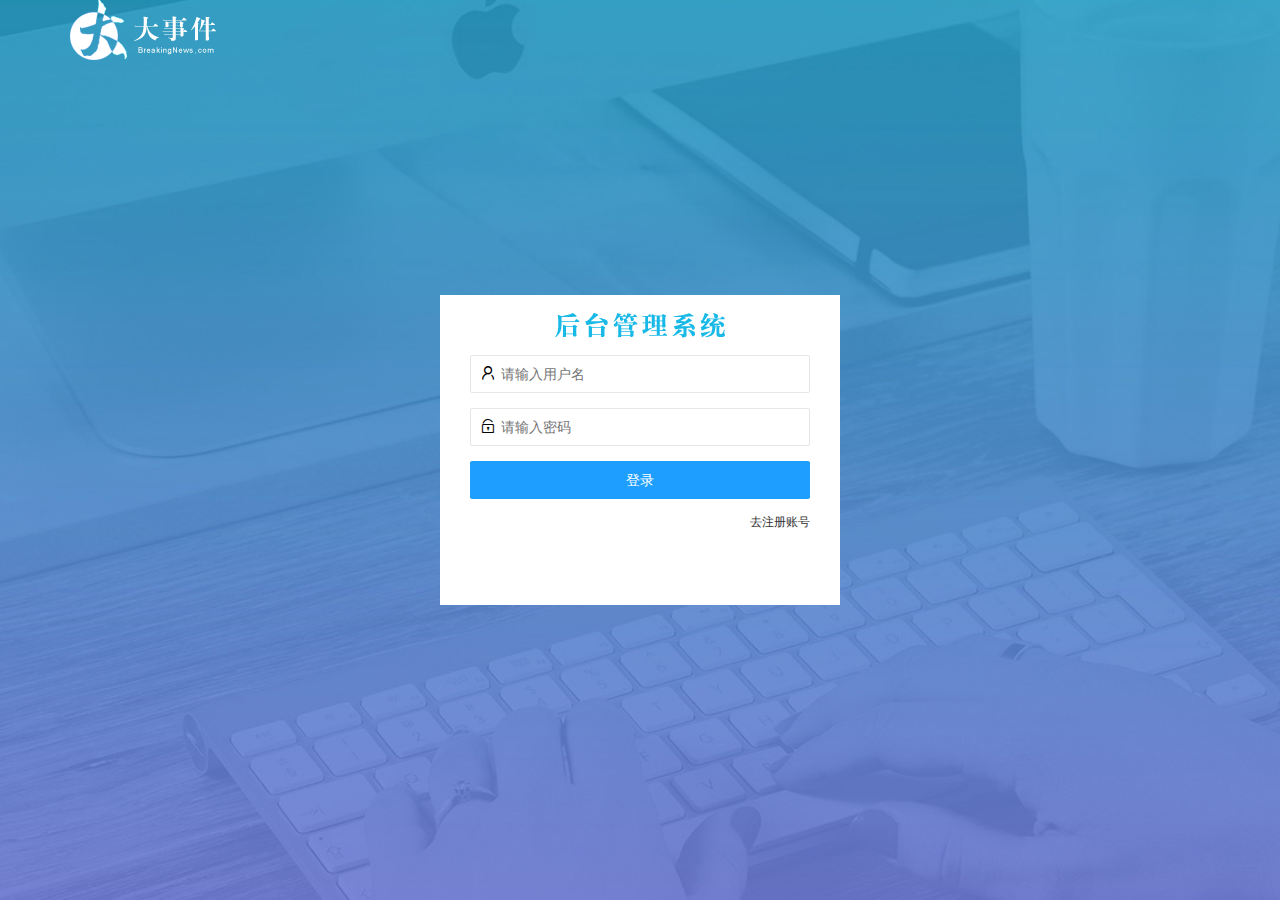
<file: login.html>
<!DOCTYPE html>
<html lang="en">

<head>
    <meta charset="UTF-8">
    <meta name="viewport" content="width=device-width, initial-scale=1.0">
    <title>大事件-登录/注册</title>
    <!-- 导入layui样式表 -->
    <link rel="stylesheet" href="./assets/lib/layui/css/layui.css" />
    <!-- 导入自己的样式表 -->
    <link rel="stylesheet" href="./assets/css/login.css" />
</head>

<body>
    <!-- 头部logo区域 -->
    <div class="layui-main">
        <img src="./assets/images/logo.png" alt="" />
    </div>
    <!-- 登录注册区域 -->
    <div class="loginAndRegBox">
        <div class="title-box"></div>
        <!-- 登录div -->
        <div class="login-box">
            <!-- 登录表单 -->
            <form class="layui-form" id="form_login">
                <!-- 用户名 -->
                <div class="layui-form-item">
                    <i class="layui-icon layui-icon-username"></i>
                    <input type="text" name="username" required lay-verify="required" placeholder="请输入用户名"
                        autocomplete="off" class="layui-input">
                </div>
                <!-- 密码 -->
                <div class="layui-form-item">
                    <i class="layui-icon layui-icon-password"></i>
                    <input type="password" name="password" required lay-verify="required|pwd" placeholder="请输入密码"
                        autocomplete="off" class="layui-input">
                </div>
                <!-- 登录按钮 -->
                <div class="layui-form-item">
                    <!-- 表单按钮和普通按钮的区别，就是lay-submit属性 -->
                    <button class="layui-btn layui-btn-fluid layui-btn-normal" lay-submit>登录</button>
                </div>
                <div class="layui-form-item links">
                    <a href="javascript:;" id="link_reg">去注册账号</a>
                </div>
            </form>
        </div>
        <!-- 注册div -->
        <div class="reg-box">
            <!-- 注册表单 -->
            <form class="layui-form" id="form_reg">
                <!-- 用户名 -->
                <div class="layui-form-item">
                    <i class="layui-icon layui-icon-username"></i>
                    <input type="text" name="username" required lay-verify="required" placeholder="请输入用户名"
                        autocomplete="off" class="layui-input">
                </div>
                <!-- 密码 -->
                <div class="layui-form-item">
                    <i class="layui-icon layui-icon-password"></i>
                    <input type="password" name="password" required lay-verify="required|pwd" placeholder="请输入密码"
                        autocomplete="off" class="layui-input">
                </div>
                <!-- 确认密码 -->
                <div class="layui-form-item">
                    <i class="layui-icon layui-icon-password"></i>
                    <input type="password" name="repassword" required lay-verify="required|pwd|repwd"
                        placeholder="再次确认密码" autocomplete="off" class="layui-input">
                </div>
                <!-- 登录按钮 -->
                <div class="layui-form-item">
                    <!-- 表单按钮和普通按钮的区别，就是lay-submit属性 -->
                    <button class="layui-btn layui-btn-fluid layui-btn-normal" lay-submit>注册</button>
                </div>
                <div class="layui-form-item links">
                    <a href="javascript:;" id="link_login">去登录</a>
                </div>
            </form>
        </div>
    </div>
    <!-- 导入layui的js文件 -->
    <script src="./assets/lib/layui/layui.all.js"></script>
    <!-- 导入jQuery -->
    <script src="./assets/lib/jquery.js"></script>
    <!-- 导入baseAPI的js文件 -->
    <script src="./assets/js/baseAPI.js"></script>
    <!-- 导入自己的js文件 -->
    <script src="./assets/js/login.js"></script>


</body>

</html>
</file>
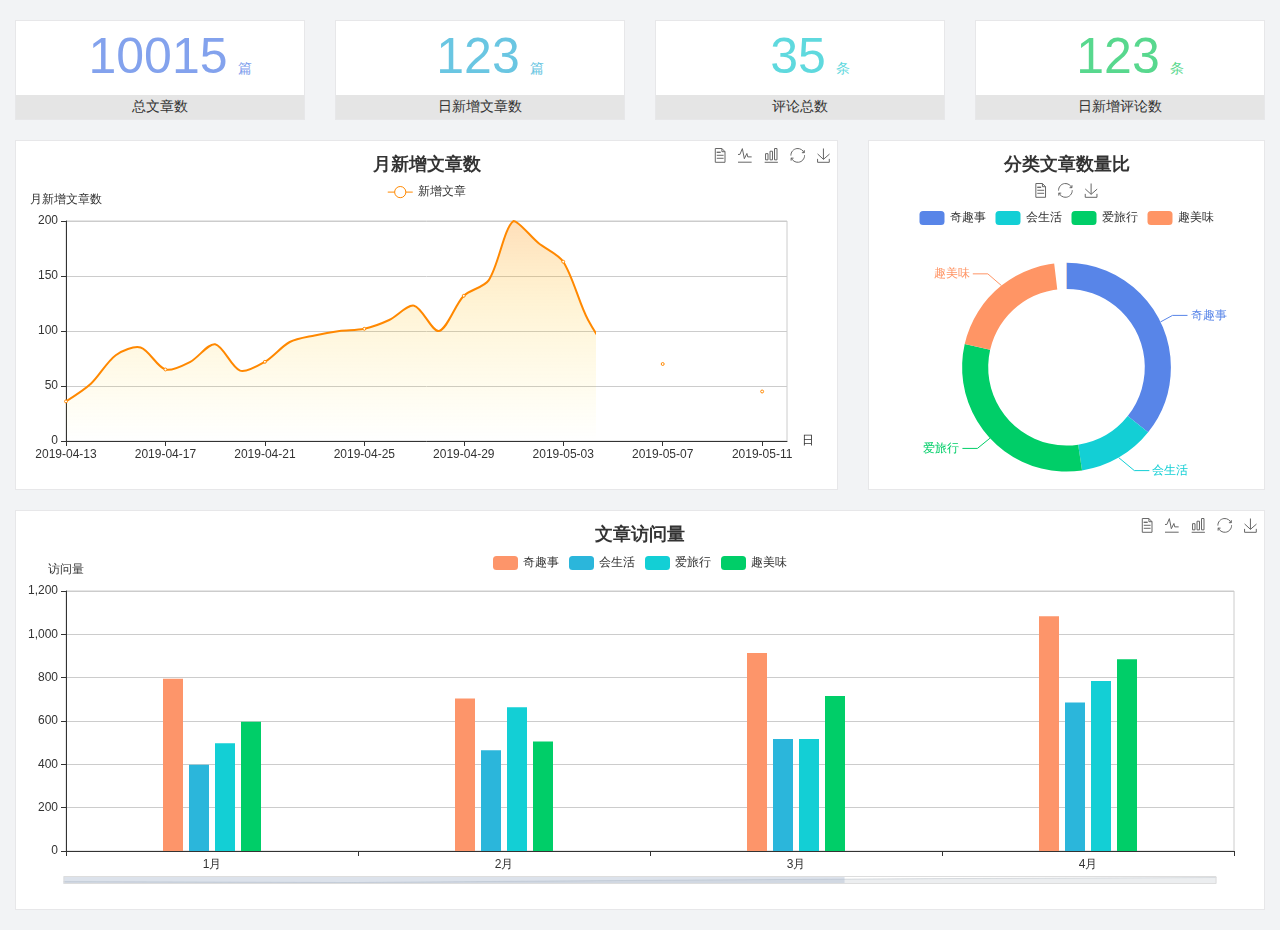
<file: home/dashboard.html>
<!DOCTYPE html>
<html lang="en">

<head>
  <meta charset="UTF-8">
  <meta name="viewport" content="width=device-width, initial-scale=1.0">
  <meta http-equiv="X-UA-Compatible" content="ie=edge">
  <title>图表统计</title>
  <link rel="stylesheet" href="../../assets/lib/bootstrap.css" />
  <link rel="stylesheet" href="../../assets/lib/main.css" />
  <script src="../../assets/lib/jquery.js"></script>
  <script type="text/javascript" src="../../assets/lib/echarts.min.js"></script>
</head>

<body>
  <div class="container-fluid">
    <div class="row spannel_list">
      <div class="col-sm-3 col-xs-6">
        <div class="spannel">
          <em>10015</em><span>篇</span>
          <b>总文章数</b>
        </div>
      </div>
      <div class="col-sm-3 col-xs-6">
        <div class="spannel scolor01">
          <em>123</em><span>篇</span>
          <b>日新增文章数</b>
        </div>
      </div>
      <div class="col-sm-3 col-xs-6">
        <div class="spannel scolor02">
          <em>35</em><span>条</span>
          <b>评论总数</b>
        </div>
      </div>
      <div class="col-sm-3 col-xs-6">
        <div class="spannel scolor03">
          <em>123</em><span>条</span>
          <b>日新增评论数</b>
        </div>
      </div>
    </div>
  </div>

  <div class="container-fluid">
    <div class="row curve-pie">
      <div class="col-lg-8 col-md-8">
        <div class="gragh_pannel" id="curve_show"></div>
      </div>
      <div class="col-lg-4 col-md-4">
        <div class="gragh_pannel" id="pie_show"></div>
      </div>
    </div>
  </div>

  <div class="container-fluid">
    <div class="column_pannel" id="column_show"></div>
  </div>

  <script>
    var oChart = echarts.init(document.getElementById('curve_show'));
    var aList_all = [
      { 'count': 36, 'date': '2019-04-13' },
      { 'count': 52, 'date': '2019-04-14' },
      { 'count': 78, 'date': '2019-04-15' },
      { 'count': 85, 'date': '2019-04-16' },
      { 'count': 65, 'date': '2019-04-17' },
      { 'count': 72, 'date': '2019-04-18' },
      { 'count': 88, 'date': '2019-04-19' },
      { 'count': 64, 'date': '2019-04-20' },
      { 'count': 72, 'date': '2019-04-21' },
      { 'count': 90, 'date': '2019-04-22' },
      { 'count': 96, 'date': '2019-04-23' },
      { 'count': 100, 'date': '2019-04-24' },
      { 'count': 102, 'date': '2019-04-25' },
      { 'count': 110, 'date': '2019-04-26' },
      { 'count': 123, 'date': '2019-04-27' },
      { 'count': 100, 'date': '2019-04-28' },
      { 'count': 132, 'date': '2019-04-29' },
      { 'count': 146, 'date': '2019-04-30' },
      { 'count': 200, 'date': '2019-05-01' },
      { 'count': 180, 'date': '2019-05-02' },
      { 'count': 163, 'date': '2019-05-03' },
      { 'count': 110, 'date': '2019-05-04' },
      { 'count': 80, 'date': '2019-05-05' },
      { 'count': 82, 'date': '2019-05-06' },
      { 'count': 70, 'date': '2019-05-07' },
      { 'count': 65, 'date': '2019-05-08' },
      { 'count': 54, 'date': '2019-05-09' },
      { 'count': 40, 'date': '2019-05-10' },
      { 'count': 45, 'date': '2019-05-11' },
      { 'count': 38, 'date': '2019-05-12' },
    ];

    let aCount = [];
    let aDate = [];

    for (var i = 0; i < aList_all.length; i++) {
      aCount.push(aList_all[i].count);
      aDate.push(aList_all[i].date);
    }

    var chartopt = {
      title: {
        text: '月新增文章数',
        left: 'center',
        top: '10'
      },
      tooltip: {
        trigger: 'axis'
      },
      legend: {
        data: ['新增文章'],
        top: '40'
      },
      toolbox: {
        show: true,
        feature: {
          mark: { show: true },
          dataView: { show: true, readOnly: false },
          magicType: { show: true, type: ['line', 'bar'] },
          restore: { show: true },
          saveAsImage: { show: true }
        }
      },
      calculable: true,
      xAxis: [
        {
          name: '日',
          type: 'category',
          boundaryGap: false,
          data: aDate
        }
      ],
      yAxis: [
        {
          name: '月新增文章数',
          type: 'value'
        }
      ],
      series: [
        {
          name: '新增文章',
          type: 'line',
          smooth: true,
          itemStyle: { normal: { areaStyle: { type: 'default' }, color: '#f80' }, lineStyle: { color: '#f80' } },
          data: aCount
        }],
      areaStyle: {
        normal: {
          color: new echarts.graphic.LinearGradient(0, 0, 0, 1, [{
            offset: 0,
            color: 'rgba(255,136,0,0.39)'
          }, {
            offset: .34,
            color: 'rgba(255,180,0,0.25)'
          }, {
            offset: 1,
            color: 'rgba(255,222,0,0.00)'
          }])

        }
      },
      grid: {
        show: true,
        x: 50,
        x2: 50,
        y: 80,
        height: 220
      }
    };

    oChart.setOption(chartopt);


    var oPie = echarts.init(document.getElementById('pie_show'));
    var oPieopt =
    {
      title: {
        top: 10,
        text: '分类文章数量比',
        x: 'center'
      },
      tooltip: {
        trigger: 'item',
        formatter: "{a} <br/>{b} : {c} ({d}%)"
      },
      color: ['#5885e8', '#13cfd5', '#00ce68', '#ff9565'],
      legend: {
        x: 'center',
        top: 65,
        data: ['奇趣事', '会生活', '爱旅行', '趣美味']
      },
      toolbox: {
        show: true,
        x: 'center',
        top: 35,
        feature: {
          mark: { show: true },
          dataView: { show: true, readOnly: false },
          magicType: {
            show: true,
            type: ['pie', 'funnel'],
            option: {
              funnel: {
                x: '25%',
                width: '50%',
                funnelAlign: 'left',
                max: 1548
              }
            }
          },
          restore: { show: true },
          saveAsImage: { show: true }
        }
      },
      calculable: true,
      series: [
        {
          name: '访问来源',
          type: 'pie',
          radius: ['45%', '60%'],
          center: ['50%', '65%'],
          data: [
            { value: 300, name: '奇趣事' },
            { value: 100, name: '会生活' },
            { value: 260, name: '爱旅行' },
            { value: 180, name: '趣美味' }
          ]
        }
      ]
    };
    oPie.setOption(oPieopt);



    var oColumn = this.echarts.init(document.getElementById('column_show'));
    var oColumnopt =
    {
      title: {
        text: '文章访问量',
        left: 'center',
        top: '10'
      },
      tooltip: {
        trigger: 'axis'
      },
      legend: {
        data: ['奇趣事', '会生活', '爱旅行', '趣美味'],
        top: '40'
      },
      toolbox: {
        show: true,
        feature: {
          mark: { show: true },
          dataView: { show: true, readOnly: false },
          magicType: { show: true, type: ['line', 'bar'] },
          restore: { show: true },
          saveAsImage: { show: true }
        }
      },
      calculable: true,
      xAxis: [
        {
          type: 'category',
          data: ['1月', '2月', '3月', '4月', '5月']
        }
      ],
      yAxis: [
        {
          name: '访问量',
          type: 'value'
        }
      ],
      series: [
        {
          name: '奇趣事',
          type: 'bar',
          barWidth: 20,
          itemStyle: {
            normal: { areaStyle: { type: 'default' }, color: '#fd956a' }
          },
          data: [800, 708, 920, 1090, 1200]
        },
        {
          name: '会生活',
          type: 'bar',
          barWidth: 20,
          itemStyle: {
            normal: { areaStyle: { type: 'default' }, color: '#2bb6db' }
          },
          data: [400, 468, 520, 690, 800]
        },
        {
          name: '爱旅行',
          type: 'bar',
          barWidth: 20,
          itemStyle: {
            normal: { areaStyle: { type: 'default' }, color: '#13cfd5' }
          },
          data: [500, 668, 520, 790, 900]
        },
        {
          name: '趣美味',
          type: 'bar',
          barWidth: 20,
          itemStyle: {
            normal: { areaStyle: { type: 'default' }, color: '#00ce68' }
          },
          data: [600, 508, 720, 890, 1000]
        }
      ],
      grid: {
        show: true,
        x: 50,
        x2: 30,
        y: 80,
        height: 260
      },
      dataZoom: [//给x轴设置滚动条
        {
          start: 0,//默认为0
          end: 100 - 1000 / 31,//默认为100
          type: 'slider',
          show: true,
          xAxisIndex: [0],
          handleSize: 0,//滑动条的 左右2个滑动条的大小
          height: 8,//组件高度
          left: 45, //左边的距离
          right: 50,//右边的距离
          bottom: 26,//右边的距离
          handleColor: '#ddd',//h滑动图标的颜色
          handleStyle: {
            borderColor: "#cacaca",
            borderWidth: "1",
            shadowBlur: 2,
            background: "#ddd",
            shadowColor: "#ddd",
          }
        }]
    };
    oColumn.setOption(oColumnopt);
  </script>
</body>

</html>
</file>
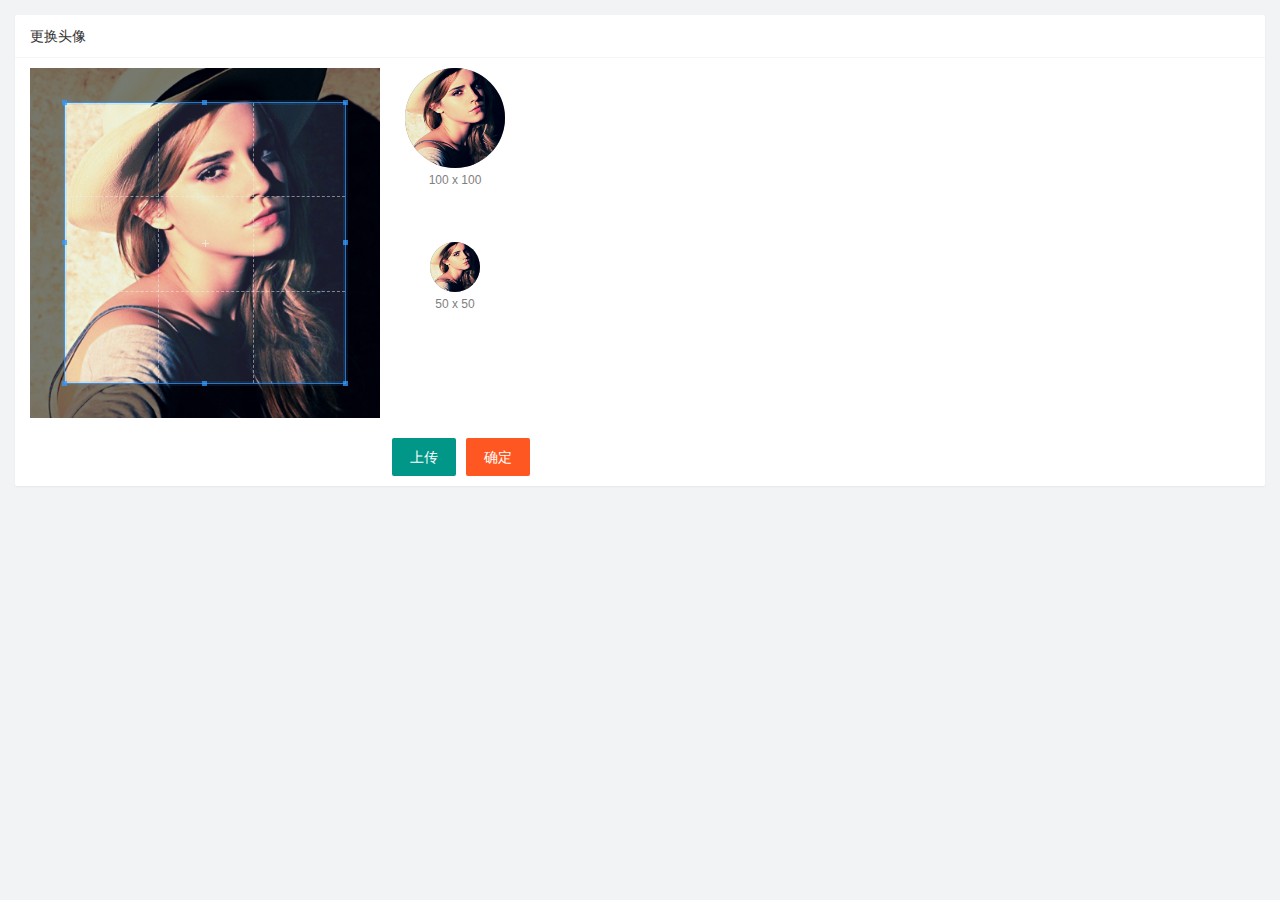
<file: user/userAvatar.html>
<!DOCTYPE html>
<html lang="en">

<head>
    <meta charset="UTF-8">
    <meta name="viewport" content="width=device-width, initial-scale=1.0">
    <title>Document</title>
    <link rel="stylesheet" href="/assets/lib/layui/css/layui.css">
    <link rel="stylesheet" href="/assets/lib/cropper/cropper.css">
    <link rel="stylesheet" href="/assets/css/user/userAvatar.css">
</head>

<body>
    <div class="layui-card">
        <div class="layui-card-header">更换头像</div>
        <div class="layui-card-body">
            <!-- 第一行的图片裁剪和预览区域 -->
            <div class="row1">
                <!-- 图片裁剪区域 -->
                <div class="cropper-box">
                    <!-- 这个 img 标签很重要，将来会把它初始化为裁剪区域 -->
                    <img id="image" src="/assets/images/sample.jpg" />
                </div>
                <!-- 图片的预览区域 -->
                <div class="preview-box">
                    <div>
                        <!-- 宽高为 100px 的预览区域 -->
                        <div class="img-preview w100"></div>
                        <p class="size">100 x 100</p>
                    </div>
                    <div>
                        <!-- 宽高为 50px 的预览区域 -->
                        <div class="img-preview w50"></div>
                        <p class="size">50 x 50</p>
                    </div>
                </div>
            </div>

            <!-- 第二行的按钮区域 -->
            <div class="row2">
                <!-- 通过accpet属性来指定允许用户选择什么类型的文件 -->
                <input type="file" id="file" accept="image/png,image/jpeg,image/gif" />
                <button type="button" class="layui-btn btnChooseImage">上传</button>
                <button type="button" class="layui-btn layui-btn-danger">确定</button>
            </div>
        </div>
    </div>
    <script src="/assets/lib/layui/layui.all.js"></script>
    <script src="/assets/lib/jquery.js"></script>
    <script src="/assets/lib/cropper/Cropper.js"></script>
    <script src="/assets/lib/cropper/jquery-cropper.js"></script>
    <script src="/assets/js/baseAPI.js"></script>
    <script src="/assets/js/user/userAvatar.js"></script>
</body>

</html>
</file>
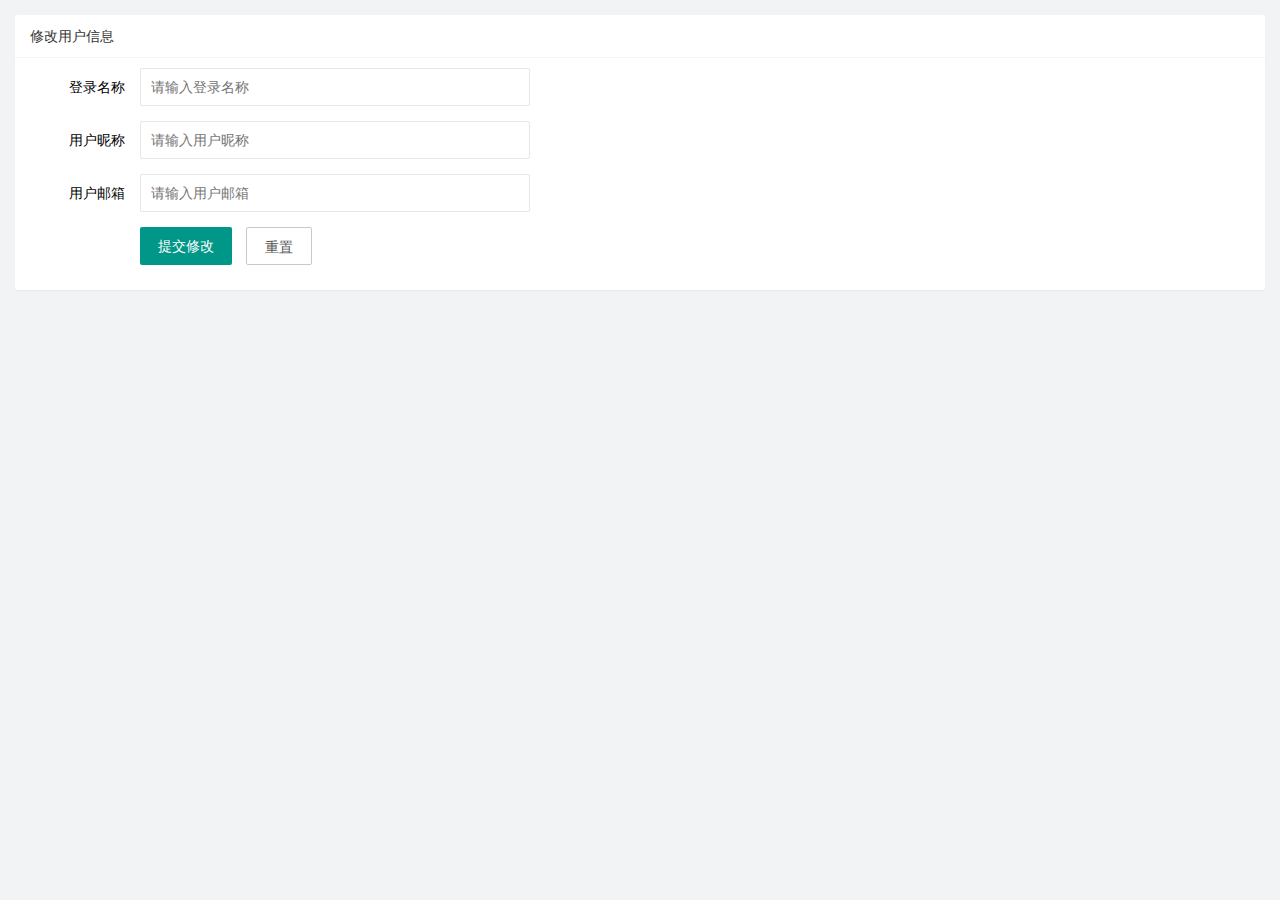
<file: user/userInfo.html>
<!DOCTYPE html>
<html lang="en">

<head>
    <meta charset="UTF-8">
    <meta name="viewport" content="width=device-width, initial-scale=1.0">
    <title>Document</title>
    <!-- 导入layui样式表 -->
    <link rel="stylesheet" href="/assets/lib/layui/css/layui.css">
    <!-- 导入自己的样式表 -->
    <link rel="stylesheet" href="/assets/css/user/userInfo.css" />
</head>

<body>
    <!-- 卡片区域 -->
    <div class="layui-card">
        <div class="layui-card-header">修改用户信息</div>
        <div class="layui-card-body">
            <!-- form表单 -->
            <form class="layui-form" lay-filter="formUserInfo">
                <!-- 这是隐藏域 -->
                <input type="hidden" name="id" />
                <div class="layui-form-item">
                    <label class="layui-form-label">登录名称</label>
                    <div class="layui-input-block">
                        <input type="text" name="username" required lay-verify="required" placeholder="请输入登录名称"
                            autocomplete="off" class="layui-input" readonly>
                    </div>
                </div>
                <div class="layui-form-item">
                    <label class="layui-form-label">用户昵称</label>
                    <div class="layui-input-block">
                        <input type="text" name="nickname" required lay-verify="required|nickname" placeholder="请输入用户昵称"
                            autocomplete="off" class="layui-input">
                    </div>
                </div>
                <div class="layui-form-item">
                    <label class="layui-form-label">用户邮箱</label>
                    <div class="layui-input-block">
                        <input type="text" name="email" required lay-verify="required|email" placeholder="请输入用户邮箱"
                            autocomplete="off" class="layui-input">
                    </div>
                </div>
                <div class="layui-form-item">
                    <div class="layui-input-block">
                        <button class="layui-btn" lay-submit lay-filter="formDemo">提交修改</button>
                        <button type="reset" class="layui-btn layui-btn-primary" id="btnReset">重置</button>
                    </div>
                </div>
            </form>
        </div>
    </div>
    <!-- 导入layui的js文件 -->
    <script src="/assets/lib/layui/layui.all.js"></script>
    <!-- 导入jQuery文件 -->
    <script src="/assets/lib/jquery.js"></script>
    <!-- 导入baseAPI文件 -->
    <script src="/assets/js/baseAPI.js"></script>
    <!-- 导入自己的js文件 -->
    <script src="/assets/js/user/userInfo.js"></script>
</body>

</html>
</file>
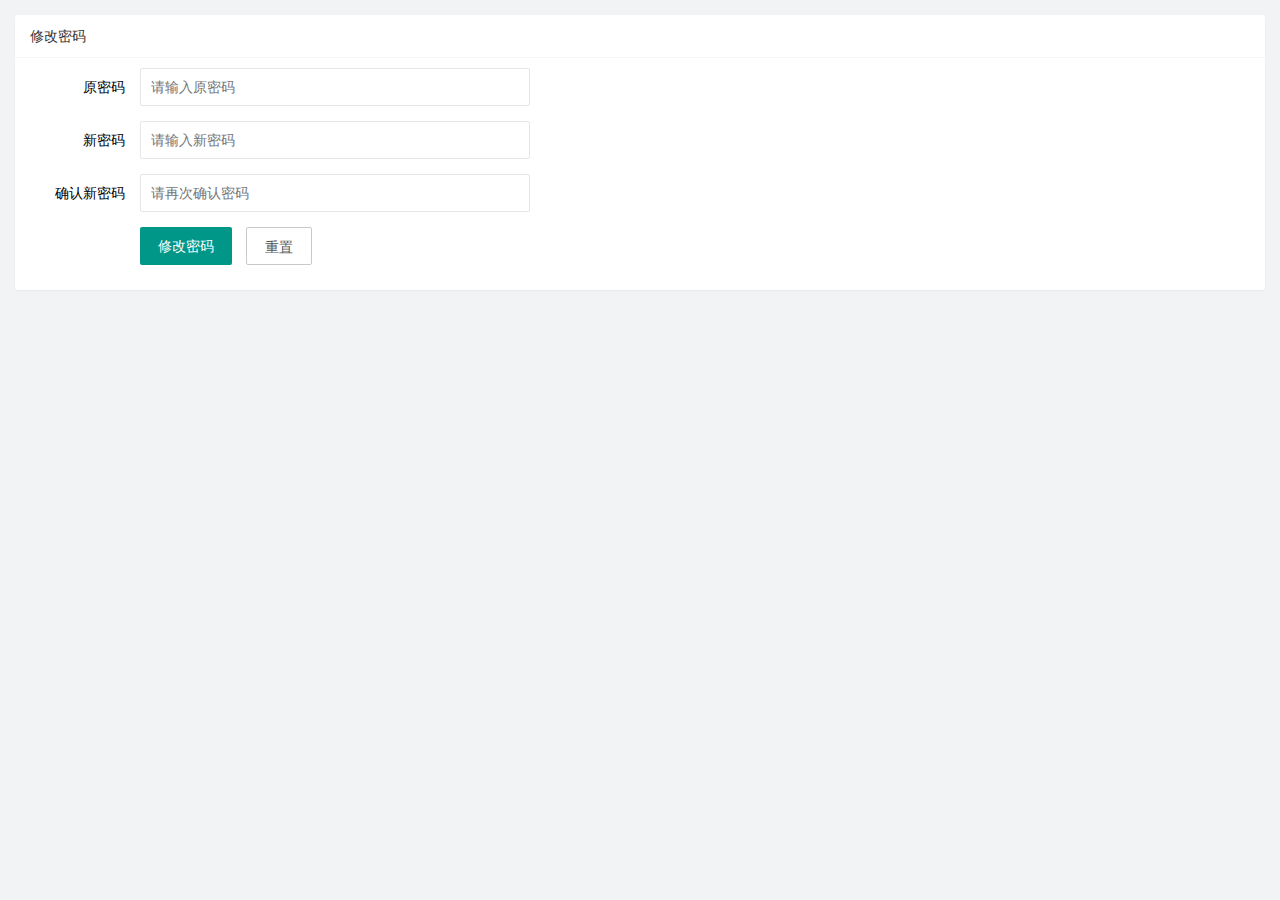
<file: user/userPwd.html>
<!DOCTYPE html>
<html lang="en">

<head>
    <meta charset="UTF-8">
    <meta name="viewport" content="width=device-width, initial-scale=1.0">
    <title>Document</title>
    <link rel="stylesheet" href="/assets/lib/layui/css/layui.css" />
    <link rel="stylesheet" href="/assets/css/user/userPwd.css" />
</head>

<body>
    <div class="layui-card">
        <div class="layui-card-header">修改密码</div>
        <div class="layui-card-body">
            <!-- form表单 -->
            <form class="layui-form">
                <div class="layui-form-item">
                    <label class="layui-form-label">原密码</label>
                    <div class="layui-input-block">
                        <input type="password" name="oldPwd" required lay-verify="required|pwd" placeholder="请输入原密码"
                            autocomplete="off" class="layui-input">
                    </div>
                </div>
                <div class="layui-form-item">
                    <label class="layui-form-label">新密码</label>
                    <div class="layui-input-block">
                        <input type="password" name="newPwd" required lay-verify="required|pwd|samePwd"
                            placeholder="请输入新密码" autocomplete="off" class="layui-input">
                    </div>
                </div>
                <div class="layui-form-item">
                    <label class="layui-form-label">确认新密码</label>
                    <div class="layui-input-block">
                        <input type="password" name="rePwd" required lay-verify="required|pwd|rePwd"
                            placeholder="请再次确认密码" autocomplete="off" class="layui-input">
                    </div>
                </div>
                <div class="layui-form-item">
                    <div class="layui-input-block">
                        <button class="layui-btn" lay-submit lay-filter="formDemo">修改密码</button>
                        <button type="reset" class="layui-btn layui-btn-primary" id="btnReset">重置</button>
                    </div>
                </div>
            </form>
        </div>
    </div>
    <script src="/assets/lib/layui/layui.all.js"></script>
    <script src="/assets/lib/jquery.js"></script>
    <script src="/assets/js/baseAPI.js"></script>
    <script src="/assets/js/user/userPwd.js"></script>
</body>

</html>
</file>
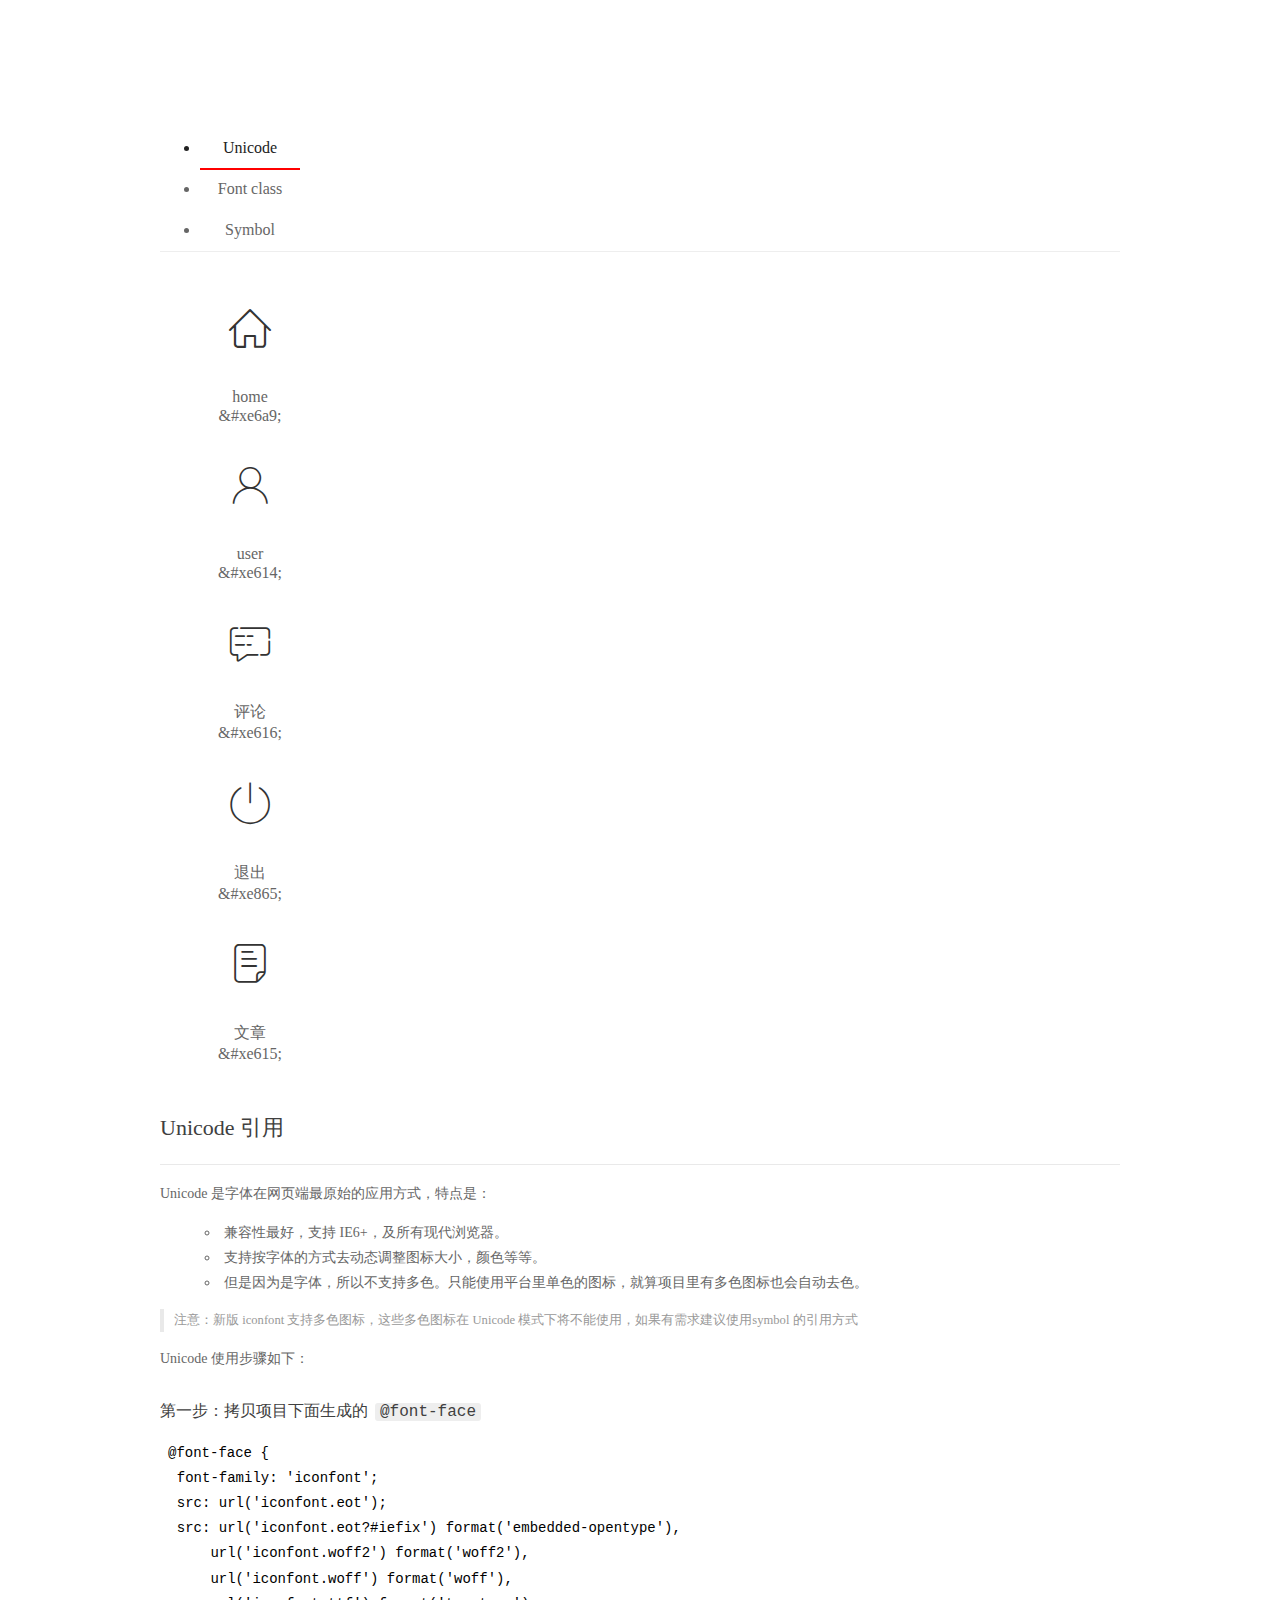
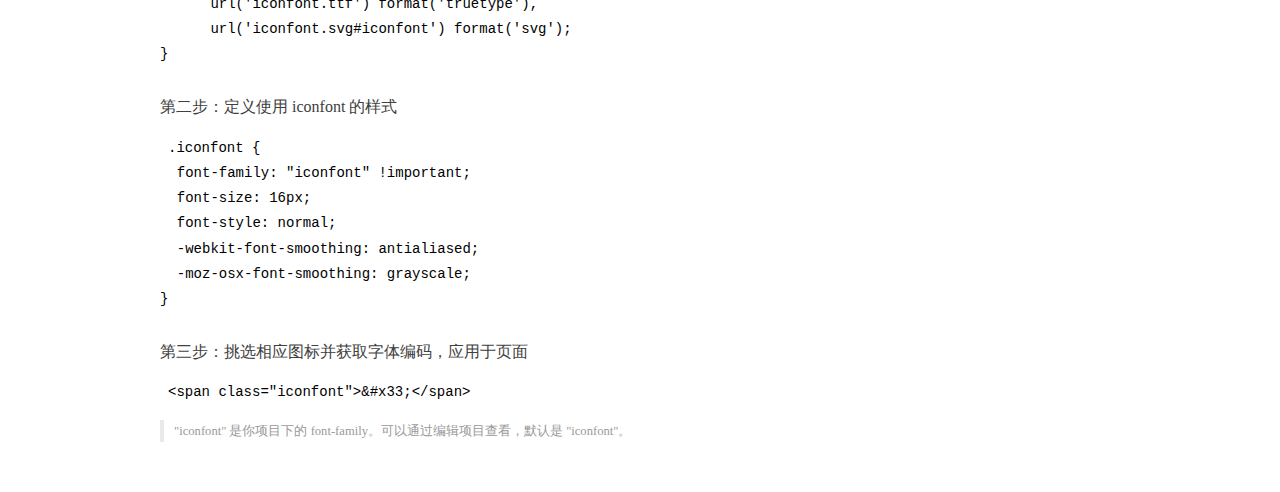
<file: assets/fonts/demo_index.html>
<!DOCTYPE html>
<html>
<head>
  <meta charset="utf-8"/>
  <title>IconFont Demo</title>
  <link rel="shortcut icon" href="https://gtms04.alicdn.com/tps/i4/TB1_oz6GVXXXXaFXpXXJDFnIXXX-64-64.ico" type="image/x-icon"/>
  <link rel="stylesheet" href="https://g.alicdn.com/thx/cube/1.3.2/cube.min.css">
  <link rel="stylesheet" href="demo.css">
  <link rel="stylesheet" href="iconfont.css">
  <script src="iconfont.js"></script>
  <!-- jQuery -->
  <script src="https://a1.alicdn.com/oss/uploads/2018/12/26/7bfddb60-08e8-11e9-9b04-53e73bb6408b.js"></script>
  <!-- 代码高亮 -->
  <script src="https://a1.alicdn.com/oss/uploads/2018/12/26/a3f714d0-08e6-11e9-8a15-ebf944d7534c.js"></script>
</head>
<body>
  <div class="main">
    <h1 class="logo"><a href="https://www.iconfont.cn/" title="iconfont 首页" target="_blank">&#xe86b;</a></h1>
    <div class="nav-tabs">
      <ul id="tabs" class="dib-box">
        <li class="dib active"><span>Unicode</span></li>
        <li class="dib"><span>Font class</span></li>
        <li class="dib"><span>Symbol</span></li>
      </ul>
      
    </div>
    <div class="tab-container">
      <div class="content unicode" style="display: block;">
          <ul class="icon_lists dib-box">
          
            <li class="dib">
              <span class="icon iconfont">&#xe6a9;</span>
                <div class="name">home</div>
                <div class="code-name">&amp;#xe6a9;</div>
              </li>
          
            <li class="dib">
              <span class="icon iconfont">&#xe614;</span>
                <div class="name">user</div>
                <div class="code-name">&amp;#xe614;</div>
              </li>
          
            <li class="dib">
              <span class="icon iconfont">&#xe616;</span>
                <div class="name">评论</div>
                <div class="code-name">&amp;#xe616;</div>
              </li>
          
            <li class="dib">
              <span class="icon iconfont">&#xe865;</span>
                <div class="name">退出</div>
                <div class="code-name">&amp;#xe865;</div>
              </li>
          
            <li class="dib">
              <span class="icon iconfont">&#xe615;</span>
                <div class="name">文章</div>
                <div class="code-name">&amp;#xe615;</div>
              </li>
          
          </ul>
          <div class="article markdown">
          <h2 id="unicode-">Unicode 引用</h2>
          <hr>

          <p>Unicode 是字体在网页端最原始的应用方式，特点是：</p>
          <ul>
            <li>兼容性最好，支持 IE6+，及所有现代浏览器。</li>
            <li>支持按字体的方式去动态调整图标大小，颜色等等。</li>
            <li>但是因为是字体，所以不支持多色。只能使用平台里单色的图标，就算项目里有多色图标也会自动去色。</li>
          </ul>
          <blockquote>
            <p>注意：新版 iconfont 支持多色图标，这些多色图标在 Unicode 模式下将不能使用，如果有需求建议使用symbol 的引用方式</p>
          </blockquote>
          <p>Unicode 使用步骤如下：</p>
          <h3 id="-font-face">第一步：拷贝项目下面生成的 <code>@font-face</code></h3>
<pre><code class="language-css"
>@font-face {
  font-family: 'iconfont';
  src: url('iconfont.eot');
  src: url('iconfont.eot?#iefix') format('embedded-opentype'),
      url('iconfont.woff2') format('woff2'),
      url('iconfont.woff') format('woff'),
      url('iconfont.ttf') format('truetype'),
      url('iconfont.svg#iconfont') format('svg');
}
</code></pre>
          <h3 id="-iconfont-">第二步：定义使用 iconfont 的样式</h3>
<pre><code class="language-css"
>.iconfont {
  font-family: "iconfont" !important;
  font-size: 16px;
  font-style: normal;
  -webkit-font-smoothing: antialiased;
  -moz-osx-font-smoothing: grayscale;
}
</code></pre>
          <h3 id="-">第三步：挑选相应图标并获取字体编码，应用于页面</h3>
<pre>
<code class="language-html"
>&lt;span class="iconfont"&gt;&amp;#x33;&lt;/span&gt;
</code></pre>
          <blockquote>
            <p>"iconfont" 是你项目下的 font-family。可以通过编辑项目查看，默认是 "iconfont"。</p>
          </blockquote>
          </div>
      </div>
      <div class="content font-class">
        <ul class="icon_lists dib-box">
          
          <li class="dib">
            <span class="icon iconfont icon-home"></span>
            <div class="name">
              home
            </div>
            <div class="code-name">.icon-home
            </div>
          </li>
          
          <li class="dib">
            <span class="icon iconfont icon-user"></span>
            <div class="name">
              user
            </div>
            <div class="code-name">.icon-user
            </div>
          </li>
          
          <li class="dib">
            <span class="icon iconfont icon-pinglun"></span>
            <div class="name">
              评论
            </div>
            <div class="code-name">.icon-pinglun
            </div>
          </li>
          
          <li class="dib">
            <span class="icon iconfont icon-tuichu"></span>
            <div class="name">
              退出
            </div>
            <div class="code-name">.icon-tuichu
            </div>
          </li>
          
          <li class="dib">
            <span class="icon iconfont icon-16"></span>
            <div class="name">
              文章
            </div>
            <div class="code-name">.icon-16
            </div>
          </li>
          
        </ul>
        <div class="article markdown">
        <h2 id="font-class-">font-class 引用</h2>
        <hr>

        <p>font-class 是 Unicode 使用方式的一种变种，主要是解决 Unicode 书写不直观，语意不明确的问题。</p>
        <p>与 Unicode 使用方式相比，具有如下特点：</p>
        <ul>
          <li>兼容性良好，支持 IE8+，及所有现代浏览器。</li>
          <li>相比于 Unicode 语意明确，书写更直观。可以很容易分辨这个 icon 是什么。</li>
          <li>因为使用 class 来定义图标，所以当要替换图标时，只需要修改 class 里面的 Unicode 引用。</li>
          <li>不过因为本质上还是使用的字体，所以多色图标还是不支持的。</li>
        </ul>
        <p>使用步骤如下：</p>
        <h3 id="-fontclass-">第一步：引入项目下面生成的 fontclass 代码：</h3>
<pre><code class="language-html">&lt;link rel="stylesheet" href="./iconfont.css"&gt;
</code></pre>
        <h3 id="-">第二步：挑选相应图标并获取类名，应用于页面：</h3>
<pre><code class="language-html">&lt;span class="iconfont icon-xxx"&gt;&lt;/span&gt;
</code></pre>
        <blockquote>
          <p>"
            iconfont" 是你项目下的 font-family。可以通过编辑项目查看，默认是 "iconfont"。</p>
        </blockquote>
      </div>
      </div>
      <div class="content symbol">
          <ul class="icon_lists dib-box">
          
            <li class="dib">
                <svg class="icon svg-icon" aria-hidden="true">
                  <use xlink:href="#icon-home"></use>
                </svg>
                <div class="name">home</div>
                <div class="code-name">#icon-home</div>
            </li>
          
            <li class="dib">
                <svg class="icon svg-icon" aria-hidden="true">
                  <use xlink:href="#icon-user"></use>
                </svg>
                <div class="name">user</div>
                <div class="code-name">#icon-user</div>
            </li>
          
            <li class="dib">
                <svg class="icon svg-icon" aria-hidden="true">
                  <use xlink:href="#icon-pinglun"></use>
                </svg>
                <div class="name">评论</div>
                <div class="code-name">#icon-pinglun</div>
            </li>
          
            <li class="dib">
                <svg class="icon svg-icon" aria-hidden="true">
                  <use xlink:href="#icon-tuichu"></use>
                </svg>
                <div class="name">退出</div>
                <div class="code-name">#icon-tuichu</div>
            </li>
          
            <li class="dib">
                <svg class="icon svg-icon" aria-hidden="true">
                  <use xlink:href="#icon-16"></use>
                </svg>
                <div class="name">文章</div>
                <div class="code-name">#icon-16</div>
            </li>
          
          </ul>
          <div class="article markdown">
          <h2 id="symbol-">Symbol 引用</h2>
          <hr>

          <p>这是一种全新的使用方式，应该说这才是未来的主流，也是平台目前推荐的用法。相关介绍可以参考这篇<a href="">文章</a>
            这种用法其实是做了一个 SVG 的集合，与另外两种相比具有如下特点：</p>
          <ul>
            <li>支持多色图标了，不再受单色限制。</li>
            <li>通过一些技巧，支持像字体那样，通过 <code>font-size</code>, <code>color</code> 来调整样式。</li>
            <li>兼容性较差，支持 IE9+，及现代浏览器。</li>
            <li>浏览器渲染 SVG 的性能一般，还不如 png。</li>
          </ul>
          <p>使用步骤如下：</p>
          <h3 id="-symbol-">第一步：引入项目下面生成的 symbol 代码：</h3>
<pre><code class="language-html">&lt;script src="./iconfont.js"&gt;&lt;/script&gt;
</code></pre>
          <h3 id="-css-">第二步：加入通用 CSS 代码（引入一次就行）：</h3>
<pre><code class="language-html">&lt;style&gt;
.icon {
  width: 1em;
  height: 1em;
  vertical-align: -0.15em;
  fill: currentColor;
  overflow: hidden;
}
&lt;/style&gt;
</code></pre>
          <h3 id="-">第三步：挑选相应图标并获取类名，应用于页面：</h3>
<pre><code class="language-html">&lt;svg class="icon" aria-hidden="true"&gt;
  &lt;use xlink:href="#icon-xxx"&gt;&lt;/use&gt;
&lt;/svg&gt;
</code></pre>
          </div>
      </div>

    </div>
  </div>
  <script>
  $(document).ready(function () {
      $('.tab-container .content:first').show()

      $('#tabs li').click(function (e) {
        var tabContent = $('.tab-container .content')
        var index = $(this).index()

        if ($(this).hasClass('active')) {
          return
        } else {
          $('#tabs li').removeClass('active')
          $(this).addClass('active')

          tabContent.hide().eq(index).fadeIn()
        }
      })
    })
  </script>
</body>
</html>
</file>
<file: assets/lib/layui/css/layui.css>
/** layui-v2.5.5 MIT License By https://www.layui.com */
 .layui-inline,img{display:inline-block;vertical-align:middle}h1,h2,h3,h4,h5,h6{font-weight:400}.layui-edge,.layui-header,.layui-inline,.layui-main{position:relative}.layui-body,.layui-edge,.layui-elip{overflow:hidden}.layui-btn,.layui-edge,.layui-inline,img{vertical-align:middle}.layui-btn,.layui-disabled,.layui-icon,.layui-unselect{-moz-user-select:none;-webkit-user-select:none;-ms-user-select:none}.layui-elip,.layui-form-checkbox span,.layui-form-pane .layui-form-label{text-overflow:ellipsis;white-space:nowrap}.layui-breadcrumb,.layui-tree-btnGroup{visibility:hidden}blockquote,body,button,dd,div,dl,dt,form,h1,h2,h3,h4,h5,h6,input,li,ol,p,pre,td,textarea,th,ul{margin:0;padding:0;-webkit-tap-highlight-color:rgba(0,0,0,0)}a:active,a:hover{outline:0}img{border:none}li{list-style:none}table{border-collapse:collapse;border-spacing:0}h4,h5,h6{font-size:100%}button,input,optgroup,option,select,textarea{font-family:inherit;font-size:inherit;font-style:inherit;font-weight:inherit;outline:0}pre{white-space:pre-wrap;white-space:-moz-pre-wrap;white-space:-pre-wrap;white-space:-o-pre-wrap;word-wrap:break-word}body{line-height:24px;font:14px Helvetica Neue,Helvetica,PingFang SC,Tahoma,Arial,sans-serif}hr{height:1px;margin:10px 0;border:0;clear:both}a{color:#333;text-decoration:none}a:hover{color:#777}a cite{font-style:normal;*cursor:pointer}.layui-border-box,.layui-border-box *{box-sizing:border-box}.layui-box,.layui-box *{box-sizing:content-box}.layui-clear{clear:both;*zoom:1}.layui-clear:after{content:'\20';clear:both;*zoom:1;display:block;height:0}.layui-inline{*display:inline;*zoom:1}.layui-edge{display:inline-block;width:0;height:0;border-width:6px;border-style:dashed;border-color:transparent}.layui-edge-top{top:-4px;border-bottom-color:#999;border-bottom-style:solid}.layui-edge-right{border-left-color:#999;border-left-style:solid}.layui-edge-bottom{top:2px;border-top-color:#999;border-top-style:solid}.layui-edge-left{border-right-color:#999;border-right-style:solid}.layui-disabled,.layui-disabled:hover{color:#d2d2d2!important;cursor:not-allowed!important}.layui-circle{border-radius:100%}.layui-show{display:block!important}.layui-hide{display:none!important}@font-face{font-family:layui-icon;src:url(../font/iconfont.eot?v=250);src:url(../font/iconfont.eot?v=250#iefix) format('embedded-opentype'),url(../font/iconfont.woff2?v=250) format('woff2'),url(../font/iconfont.woff?v=250) format('woff'),url(../font/iconfont.ttf?v=250) format('truetype'),url(../font/iconfont.svg?v=250#layui-icon) format('svg')}.layui-icon{font-family:layui-icon!important;font-size:16px;font-style:normal;-webkit-font-smoothing:antialiased;-moz-osx-font-smoothing:grayscale}.layui-icon-reply-fill:before{content:"\e611"}.layui-icon-set-fill:before{content:"\e614"}.layui-icon-menu-fill:before{content:"\e60f"}.layui-icon-search:before{content:"\e615"}.layui-icon-share:before{content:"\e641"}.layui-icon-set-sm:before{content:"\e620"}.layui-icon-engine:before{content:"\e628"}.layui-icon-close:before{content:"\1006"}.layui-icon-close-fill:before{content:"\1007"}.layui-icon-chart-screen:before{content:"\e629"}.layui-icon-star:before{content:"\e600"}.layui-icon-circle-dot:before{content:"\e617"}.layui-icon-chat:before{content:"\e606"}.layui-icon-release:before{content:"\e609"}.layui-icon-list:before{content:"\e60a"}.layui-icon-chart:before{content:"\e62c"}.layui-icon-ok-circle:before{content:"\1005"}.layui-icon-layim-theme:before{content:"\e61b"}.layui-icon-table:before{content:"\e62d"}.layui-icon-right:before{content:"\e602"}.layui-icon-left:before{content:"\e603"}.layui-icon-cart-simple:before{content:"\e698"}.layui-icon-face-cry:before{content:"\e69c"}.layui-icon-face-smile:before{content:"\e6af"}.layui-icon-survey:before{content:"\e6b2"}.layui-icon-tree:before{content:"\e62e"}.layui-icon-upload-circle:before{content:"\e62f"}.layui-icon-add-circle:before{content:"\e61f"}.layui-icon-download-circle:before{content:"\e601"}.layui-icon-templeate-1:before{content:"\e630"}.layui-icon-util:before{content:"\e631"}.layui-icon-face-surprised:before{content:"\e664"}.layui-icon-edit:before{content:"\e642"}.layui-icon-speaker:before{content:"\e645"}.layui-icon-down:before{content:"\e61a"}.layui-icon-file:before{content:"\e621"}.layui-icon-layouts:before{content:"\e632"}.layui-icon-rate-half:before{content:"\e6c9"}.layui-icon-add-circle-fine:before{content:"\e608"}.layui-icon-prev-circle:before{content:"\e633"}.layui-icon-read:before{content:"\e705"}.layui-icon-404:before{content:"\e61c"}.layui-icon-carousel:before{content:"\e634"}.layui-icon-help:before{content:"\e607"}.layui-icon-code-circle:before{content:"\e635"}.layui-icon-water:before{content:"\e636"}.layui-icon-username:before{content:"\e66f"}.layui-icon-find-fill:before{content:"\e670"}.layui-icon-about:before{content:"\e60b"}.layui-icon-location:before{content:"\e715"}.layui-icon-up:before{content:"\e619"}.layui-icon-pause:before{content:"\e651"}.layui-icon-date:before{content:"\e637"}.layui-icon-layim-uploadfile:before{content:"\e61d"}.layui-icon-delete:before{content:"\e640"}.layui-icon-play:before{content:"\e652"}.layui-icon-top:before{content:"\e604"}.layui-icon-friends:before{content:"\e612"}.layui-icon-refresh-3:before{content:"\e9aa"}.layui-icon-ok:before{content:"\e605"}.layui-icon-layer:before{content:"\e638"}.layui-icon-face-smile-fine:before{content:"\e60c"}.layui-icon-dollar:before{content:"\e659"}.layui-icon-group:before{content:"\e613"}.layui-icon-layim-download:before{content:"\e61e"}.layui-icon-picture-fine:before{content:"\e60d"}.layui-icon-link:before{content:"\e64c"}.layui-icon-diamond:before{content:"\e735"}.layui-icon-log:before{content:"\e60e"}.layui-icon-rate-solid:before{content:"\e67a"}.layui-icon-fonts-del:before{content:"\e64f"}.layui-icon-unlink:before{content:"\e64d"}.layui-icon-fonts-clear:before{content:"\e639"}.layui-icon-triangle-r:before{content:"\e623"}.layui-icon-circle:before{content:"\e63f"}.layui-icon-radio:before{content:"\e643"}.layui-icon-align-center:before{content:"\e647"}.layui-icon-align-right:before{content:"\e648"}.layui-icon-align-left:before{content:"\e649"}.layui-icon-loading-1:before{content:"\e63e"}.layui-icon-return:before{content:"\e65c"}.layui-icon-fonts-strong:before{content:"\e62b"}.layui-icon-upload:before{content:"\e67c"}.layui-icon-dialogue:before{content:"\e63a"}.layui-icon-video:before{content:"\e6ed"}.layui-icon-headset:before{content:"\e6fc"}.layui-icon-cellphone-fine:before{content:"\e63b"}.layui-icon-add-1:before{content:"\e654"}.layui-icon-face-smile-b:before{content:"\e650"}.layui-icon-fonts-html:before{content:"\e64b"}.layui-icon-form:before{content:"\e63c"}.layui-icon-cart:before{content:"\e657"}.layui-icon-camera-fill:before{content:"\e65d"}.layui-icon-tabs:before{content:"\e62a"}.layui-icon-fonts-code:before{content:"\e64e"}.layui-icon-fire:before{content:"\e756"}.layui-icon-set:before{content:"\e716"}.layui-icon-fonts-u:before{content:"\e646"}.layui-icon-triangle-d:before{content:"\e625"}.layui-icon-tips:before{content:"\e702"}.layui-icon-picture:before{content:"\e64a"}.layui-icon-more-vertical:before{content:"\e671"}.layui-icon-flag:before{content:"\e66c"}.layui-icon-loading:before{content:"\e63d"}.layui-icon-fonts-i:before{content:"\e644"}.layui-icon-refresh-1:before{content:"\e666"}.layui-icon-rmb:before{content:"\e65e"}.layui-icon-home:before{content:"\e68e"}.layui-icon-user:before{content:"\e770"}.layui-icon-notice:before{content:"\e667"}.layui-icon-login-weibo:before{content:"\e675"}.layui-icon-voice:before{content:"\e688"}.layui-icon-upload-drag:before{content:"\e681"}.layui-icon-login-qq:before{content:"\e676"}.layui-icon-snowflake:before{content:"\e6b1"}.layui-icon-file-b:before{content:"\e655"}.layui-icon-template:before{content:"\e663"}.layui-icon-auz:before{content:"\e672"}.layui-icon-console:before{content:"\e665"}.layui-icon-app:before{content:"\e653"}.layui-icon-prev:before{content:"\e65a"}.layui-icon-website:before{content:"\e7ae"}.layui-icon-next:before{content:"\e65b"}.layui-icon-component:before{content:"\e857"}.layui-icon-more:before{content:"\e65f"}.layui-icon-login-wechat:before{content:"\e677"}.layui-icon-shrink-right:before{content:"\e668"}.layui-icon-spread-left:before{content:"\e66b"}.layui-icon-camera:before{content:"\e660"}.layui-icon-note:before{content:"\e66e"}.layui-icon-refresh:before{content:"\e669"}.layui-icon-female:before{content:"\e661"}.layui-icon-male:before{content:"\e662"}.layui-icon-password:before{content:"\e673"}.layui-icon-senior:before{content:"\e674"}.layui-icon-theme:before{content:"\e66a"}.layui-icon-tread:before{content:"\e6c5"}.layui-icon-praise:before{content:"\e6c6"}.layui-icon-star-fill:before{content:"\e658"}.layui-icon-rate:before{content:"\e67b"}.layui-icon-template-1:before{content:"\e656"}.layui-icon-vercode:before{content:"\e679"}.layui-icon-cellphone:before{content:"\e678"}.layui-icon-screen-full:before{content:"\e622"}.layui-icon-screen-restore:before{content:"\e758"}.layui-icon-cols:before{content:"\e610"}.layui-icon-export:before{content:"\e67d"}.layui-icon-print:before{content:"\e66d"}.layui-icon-slider:before{content:"\e714"}.layui-icon-addition:before{content:"\e624"}.layui-icon-subtraction:before{content:"\e67e"}.layui-icon-service:before{content:"\e626"}.layui-icon-transfer:before{content:"\e691"}.layui-main{width:1140px;margin:0 auto}.layui-header{z-index:1000;height:60px}.layui-header a:hover{transition:all .5s;-webkit-transition:all .5s}.layui-side{position:fixed;left:0;top:0;bottom:0;z-index:999;width:200px;overflow-x:hidden}.layui-side-scroll{position:relative;width:220px;height:100%;overflow-x:hidden}.layui-body{position:absolute;left:200px;right:0;top:0;bottom:0;z-index:998;width:auto;overflow-y:auto;box-sizing:border-box}.layui-layout-body{overflow:hidden}.layui-layout-admin .layui-header{background-color:#23262E}.layui-layout-admin .layui-side{top:60px;width:200px;overflow-x:hidden}.layui-layout-admin .layui-body{position:fixed;top:60px;bottom:44px}.layui-layout-admin .layui-main{width:auto;margin:0 15px}.layui-layout-admin .layui-footer{position:fixed;left:200px;right:0;bottom:0;height:44px;line-height:44px;padding:0 15px;background-color:#eee}.layui-layout-admin .layui-logo{position:absolute;left:0;top:0;width:200px;height:100%;line-height:60px;text-align:center;color:#009688;font-size:16px}.layui-layout-admin .layui-header .layui-nav{background:0 0}.layui-layout-left{position:absolute!important;left:200px;top:0}.layui-layout-right{position:absolute!important;right:0;top:0}.layui-container{position:relative;margin:0 auto;padding:0 15px;box-sizing:border-box}.layui-fluid{position:relative;margin:0 auto;padding:0 15px}.layui-row:after,.layui-row:before{content:'';display:block;clear:both}.layui-col-lg1,.layui-col-lg10,.layui-col-lg11,.layui-col-lg12,.layui-col-lg2,.layui-col-lg3,.layui-col-lg4,.layui-col-lg5,.layui-col-lg6,.layui-col-lg7,.layui-col-lg8,.layui-col-lg9,.layui-col-md1,.layui-col-md10,.layui-col-md11,.layui-col-md12,.layui-col-md2,.layui-col-md3,.layui-col-md4,.layui-col-md5,.layui-col-md6,.layui-col-md7,.layui-col-md8,.layui-col-md9,.layui-col-sm1,.layui-col-sm10,.layui-col-sm11,.layui-col-sm12,.layui-col-sm2,.layui-col-sm3,.layui-col-sm4,.layui-col-sm5,.layui-col-sm6,.layui-col-sm7,.layui-col-sm8,.layui-col-sm9,.layui-col-xs1,.layui-col-xs10,.layui-col-xs11,.layui-col-xs12,.layui-col-xs2,.layui-col-xs3,.layui-col-xs4,.layui-col-xs5,.layui-col-xs6,.layui-col-xs7,.layui-col-xs8,.layui-col-xs9{position:relative;display:block;box-sizing:border-box}.layui-col-xs1,.layui-col-xs10,.layui-col-xs11,.layui-col-xs12,.layui-col-xs2,.layui-col-xs3,.layui-col-xs4,.layui-col-xs5,.layui-col-xs6,.layui-col-xs7,.layui-col-xs8,.layui-col-xs9{float:left}.layui-col-xs1{width:8.33333333%}.layui-col-xs2{width:16.66666667%}.layui-col-xs3{width:25%}.layui-col-xs4{width:33.33333333%}.layui-col-xs5{width:41.66666667%}.layui-col-xs6{width:50%}.layui-col-xs7{width:58.33333333%}.layui-col-xs8{width:66.66666667%}.layui-col-xs9{width:75%}.layui-col-xs10{width:83.33333333%}.layui-col-xs11{width:91.66666667%}.layui-col-xs12{width:100%}.layui-col-xs-offset1{margin-left:8.33333333%}.layui-col-xs-offset2{margin-left:16.66666667%}.layui-col-xs-offset3{margin-left:25%}.layui-col-xs-offset4{margin-left:33.33333333%}.layui-col-xs-offset5{margin-left:41.66666667%}.layui-col-xs-offset6{margin-left:50%}.layui-col-xs-offset7{margin-left:58.33333333%}.layui-col-xs-offset8{margin-left:66.66666667%}.layui-col-xs-offset9{margin-left:75%}.layui-col-xs-offset10{margin-left:83.33333333%}.layui-col-xs-offset11{margin-left:91.66666667%}.layui-col-xs-offset12{margin-left:100%}@media screen and (max-width:768px){.layui-hide-xs{display:none!important}.layui-show-xs-block{display:block!important}.layui-show-xs-inline{display:inline!important}.layui-show-xs-inline-block{display:inline-block!important}}@media screen and (min-width:768px){.layui-container{width:750px}.layui-hide-sm{display:none!important}.layui-show-sm-block{display:block!important}.layui-show-sm-inline{display:inline!important}.layui-show-sm-inline-block{display:inline-block!important}.layui-col-sm1,.layui-col-sm10,.layui-col-sm11,.layui-col-sm12,.layui-col-sm2,.layui-col-sm3,.layui-col-sm4,.layui-col-sm5,.layui-col-sm6,.layui-col-sm7,.layui-col-sm8,.layui-col-sm9{float:left}.layui-col-sm1{width:8.33333333%}.layui-col-sm2{width:16.66666667%}.layui-col-sm3{width:25%}.layui-col-sm4{width:33.33333333%}.layui-col-sm5{width:41.66666667%}.layui-col-sm6{width:50%}.layui-col-sm7{width:58.33333333%}.layui-col-sm8{width:66.66666667%}.layui-col-sm9{width:75%}.layui-col-sm10{width:83.33333333%}.layui-col-sm11{width:91.66666667%}.layui-col-sm12{width:100%}.layui-col-sm-offset1{margin-left:8.33333333%}.layui-col-sm-offset2{margin-left:16.66666667%}.layui-col-sm-offset3{margin-left:25%}.layui-col-sm-offset4{margin-left:33.33333333%}.layui-col-sm-offset5{margin-left:41.66666667%}.layui-col-sm-offset6{margin-left:50%}.layui-col-sm-offset7{margin-left:58.33333333%}.layui-col-sm-offset8{margin-left:66.66666667%}.layui-col-sm-offset9{margin-left:75%}.layui-col-sm-offset10{margin-left:83.33333333%}.layui-col-sm-offset11{margin-left:91.66666667%}.layui-col-sm-offset12{margin-left:100%}}@media screen and (min-width:992px){.layui-container{width:970px}.layui-hide-md{display:none!important}.layui-show-md-block{display:block!important}.layui-show-md-inline{display:inline!important}.layui-show-md-inline-block{display:inline-block!important}.layui-col-md1,.layui-col-md10,.layui-col-md11,.layui-col-md12,.layui-col-md2,.layui-col-md3,.layui-col-md4,.layui-col-md5,.layui-col-md6,.layui-col-md7,.layui-col-md8,.layui-col-md9{float:left}.layui-col-md1{width:8.33333333%}.layui-col-md2{width:16.66666667%}.layui-col-md3{width:25%}.layui-col-md4{width:33.33333333%}.layui-col-md5{width:41.66666667%}.layui-col-md6{width:50%}.layui-col-md7{width:58.33333333%}.layui-col-md8{width:66.66666667%}.layui-col-md9{width:75%}.layui-col-md10{width:83.33333333%}.layui-col-md11{width:91.66666667%}.layui-col-md12{width:100%}.layui-col-md-offset1{margin-left:8.33333333%}.layui-col-md-offset2{margin-left:16.66666667%}.layui-col-md-offset3{margin-left:25%}.layui-col-md-offset4{margin-left:33.33333333%}.layui-col-md-offset5{margin-left:41.66666667%}.layui-col-md-offset6{margin-left:50%}.layui-col-md-offset7{margin-left:58.33333333%}.layui-col-md-offset8{margin-left:66.66666667%}.layui-col-md-offset9{margin-left:75%}.layui-col-md-offset10{margin-left:83.33333333%}.layui-col-md-offset11{margin-left:91.66666667%}.layui-col-md-offset12{margin-left:100%}}@media screen and (min-width:1200px){.layui-container{width:1170px}.layui-hide-lg{display:none!important}.layui-show-lg-block{display:block!important}.layui-show-lg-inline{display:inline!important}.layui-show-lg-inline-block{display:inline-block!important}.layui-col-lg1,.layui-col-lg10,.layui-col-lg11,.layui-col-lg12,.layui-col-lg2,.layui-col-lg3,.layui-col-lg4,.layui-col-lg5,.layui-col-lg6,.layui-col-lg7,.layui-col-lg8,.layui-col-lg9{float:left}.layui-col-lg1{width:8.33333333%}.layui-col-lg2{width:16.66666667%}.layui-col-lg3{width:25%}.layui-col-lg4{width:33.33333333%}.layui-col-lg5{width:41.66666667%}.layui-col-lg6{width:50%}.layui-col-lg7{width:58.33333333%}.layui-col-lg8{width:66.66666667%}.layui-col-lg9{width:75%}.layui-col-lg10{width:83.33333333%}.layui-col-lg11{width:91.66666667%}.layui-col-lg12{width:100%}.layui-col-lg-offset1{margin-left:8.33333333%}.layui-col-lg-offset2{margin-left:16.66666667%}.layui-col-lg-offset3{margin-left:25%}.layui-col-lg-offset4{margin-left:33.33333333%}.layui-col-lg-offset5{margin-left:41.66666667%}.layui-col-lg-offset6{margin-left:50%}.layui-col-lg-offset7{margin-left:58.33333333%}.layui-col-lg-offset8{margin-left:66.66666667%}.layui-col-lg-offset9{margin-left:75%}.layui-col-lg-offset10{margin-left:83.33333333%}.layui-col-lg-offset11{margin-left:91.66666667%}.layui-col-lg-offset12{margin-left:100%}}.layui-col-space1{margin:-.5px}.layui-col-space1>*{padding:.5px}.layui-col-space3{margin:-1.5px}.layui-col-space3>*{padding:1.5px}.layui-col-space5{margin:-2.5px}.layui-col-space5>*{padding:2.5px}.layui-col-space8{margin:-3.5px}.layui-col-space8>*{padding:3.5px}.layui-col-space10{margin:-5px}.layui-col-space10>*{padding:5px}.layui-col-space12{margin:-6px}.layui-col-space12>*{padding:6px}.layui-col-space15{margin:-7.5px}.layui-col-space15>*{padding:7.5px}.layui-col-space18{margin:-9px}.layui-col-space18>*{padding:9px}.layui-col-space20{margin:-10px}.layui-col-space20>*{padding:10px}.layui-col-space22{margin:-11px}.layui-col-space22>*{padding:11px}.layui-col-space25{margin:-12.5px}.layui-col-space25>*{padding:12.5px}.layui-col-space30{margin:-15px}.layui-col-space30>*{padding:15px}.layui-btn,.layui-input,.layui-select,.layui-textarea,.layui-upload-button{outline:0;-webkit-appearance:none;transition:all .3s;-webkit-transition:all .3s;box-sizing:border-box}.layui-elem-quote{margin-bottom:10px;padding:15px;line-height:22px;border-left:5px solid #009688;border-radius:0 2px 2px 0;background-color:#f2f2f2}.layui-quote-nm{border-style:solid;border-width:1px 1px 1px 5px;background:0 0}.layui-elem-field{margin-bottom:10px;padding:0;border-width:1px;border-style:solid}.layui-elem-field legend{margin-left:20px;padding:0 10px;font-size:20px;font-weight:300}.layui-field-title{margin:10px 0 20px;border-width:1px 0 0}.layui-field-box{padding:10px 15px}.layui-field-title .layui-field-box{padding:10px 0}.layui-progress{position:relative;height:6px;border-radius:20px;background-color:#e2e2e2}.layui-progress-bar{position:absolute;left:0;top:0;width:0;max-width:100%;height:6px;border-radius:20px;text-align:right;background-color:#5FB878;transition:all .3s;-webkit-transition:all .3s}.layui-progress-big,.layui-progress-big .layui-progress-bar{height:18px;line-height:18px}.layui-progress-text{position:relative;top:-20px;line-height:18px;font-size:12px;color:#666}.layui-progress-big .layui-progress-text{position:static;padding:0 10px;color:#fff}.layui-collapse{border-width:1px;border-style:solid;border-radius:2px}.layui-colla-content,.layui-colla-item{border-top-width:1px;border-top-style:solid}.layui-colla-item:first-child{border-top:none}.layui-colla-title{position:relative;height:42px;line-height:42px;padding:0 15px 0 35px;color:#333;background-color:#f2f2f2;cursor:pointer;font-size:14px;overflow:hidden}.layui-colla-content{display:none;padding:10px 15px;line-height:22px;color:#666}.layui-colla-icon{position:absolute;left:15px;top:0;font-size:14px}.layui-card{margin-bottom:15px;border-radius:2px;background-color:#fff;box-shadow:0 1px 2px 0 rgba(0,0,0,.05)}.layui-card:last-child{margin-bottom:0}.layui-card-header{position:relative;height:42px;line-height:42px;padding:0 15px;border-bottom:1px solid #f6f6f6;color:#333;border-radius:2px 2px 0 0;font-size:14px}.layui-bg-black,.layui-bg-blue,.layui-bg-cyan,.layui-bg-green,.layui-bg-orange,.layui-bg-red{color:#fff!important}.layui-card-body{position:relative;padding:10px 15px;line-height:24px}.layui-card-body[pad15]{padding:15px}.layui-card-body[pad20]{padding:20px}.layui-card-body .layui-table{margin:5px 0}.layui-card .layui-tab{margin:0}.layui-panel-window{position:relative;padding:15px;border-radius:0;border-top:5px solid #E6E6E6;background-color:#fff}.layui-auxiliar-moving{position:fixed;left:0;right:0;top:0;bottom:0;width:100%;height:100%;background:0 0;z-index:9999999999}.layui-form-label,.layui-form-mid,.layui-form-select,.layui-input-block,.layui-input-inline,.layui-textarea{position:relative}.layui-bg-red{background-color:#FF5722!important}.layui-bg-orange{background-color:#FFB800!important}.layui-bg-green{background-color:#009688!important}.layui-bg-cyan{background-color:#2F4056!important}.layui-bg-blue{background-color:#1E9FFF!important}.layui-bg-black{background-color:#393D49!important}.layui-bg-gray{background-color:#eee!important;color:#666!important}.layui-badge-rim,.layui-colla-content,.layui-colla-item,.layui-collapse,.layui-elem-field,.layui-form-pane .layui-form-item[pane],.layui-form-pane .layui-form-label,.layui-input,.layui-layedit,.layui-layedit-tool,.layui-quote-nm,.layui-select,.layui-tab-bar,.layui-tab-card,.layui-tab-title,.layui-tab-title .layui-this:after,.layui-textarea{border-color:#e6e6e6}.layui-timeline-item:before,hr{background-color:#e6e6e6}.layui-text{line-height:22px;font-size:14px;color:#666}.layui-text h1,.layui-text h2,.layui-text h3{font-weight:500;color:#333}.layui-text h1{font-size:30px}.layui-text h2{font-size:24px}.layui-text h3{font-size:18px}.layui-text a:not(.layui-btn){color:#01AAED}.layui-text a:not(.layui-btn):hover{text-decoration:underline}.layui-text ul{padding:5px 0 5px 15px}.layui-text ul li{margin-top:5px;list-style-type:disc}.layui-text em,.layui-word-aux{color:#999!important;padding:0 5px!important}.layui-btn{display:inline-block;height:38px;line-height:38px;padding:0 18px;background-color:#009688;color:#fff;white-space:nowrap;text-align:center;font-size:14px;border:none;border-radius:2px;cursor:pointer}.layui-btn:hover{opacity:.8;filter:alpha(opacity=80);color:#fff}.layui-btn:active{opacity:1;filter:alpha(opacity=100)}.layui-btn+.layui-btn{margin-left:10px}.layui-btn-container{font-size:0}.layui-btn-container .layui-btn{margin-right:10px;margin-bottom:10px}.layui-btn-container .layui-btn+.layui-btn{margin-left:0}.layui-table .layui-btn-container .layui-btn{margin-bottom:9px}.layui-btn-radius{border-radius:100px}.layui-btn .layui-icon{margin-right:3px;font-size:18px;vertical-align:bottom;vertical-align:middle\9}.layui-btn-primary{border:1px solid #C9C9C9;background-color:#fff;color:#555}.layui-btn-primary:hover{border-color:#009688;color:#333}.layui-btn-normal{background-color:#1E9FFF}.layui-btn-warm{background-color:#FFB800}.layui-btn-danger{background-color:#FF5722}.layui-btn-checked{background-color:#5FB878}.layui-btn-disabled,.layui-btn-disabled:active,.layui-btn-disabled:hover{border:1px solid #e6e6e6;background-color:#FBFBFB;color:#C9C9C9;cursor:not-allowed;opacity:1}.layui-btn-lg{height:44px;line-height:44px;padding:0 25px;font-size:16px}.layui-btn-sm{height:30px;line-height:30px;padding:0 10px;font-size:12px}.layui-btn-sm i{font-size:16px!important}.layui-btn-xs{height:22px;line-height:22px;padding:0 5px;font-size:12px}.layui-btn-xs i{font-size:14px!important}.layui-btn-group{display:inline-block;vertical-align:middle;font-size:0}.layui-btn-group .layui-btn{margin-left:0!important;margin-right:0!important;border-left:1px solid rgba(255,255,255,.5);border-radius:0}.layui-btn-group .layui-btn-primary{border-left:none}.layui-btn-group .layui-btn-primary:hover{border-color:#C9C9C9;color:#009688}.layui-btn-group .layui-btn:first-child{border-left:none;border-radius:2px 0 0 2px}.layui-btn-group .layui-btn-primary:first-child{border-left:1px solid #c9c9c9}.layui-btn-group .layui-btn:last-child{border-radius:0 2px 2px 0}.layui-btn-group .layui-btn+.layui-btn{margin-left:0}.layui-btn-group+.layui-btn-group{margin-left:10px}.layui-btn-fluid{width:100%}.layui-input,.layui-select,.layui-textarea{height:38px;line-height:1.3;line-height:38px\9;border-width:1px;border-style:solid;background-color:#fff;border-radius:2px}.layui-input::-webkit-input-placeholder,.layui-select::-webkit-input-placeholder,.layui-textarea::-webkit-input-placeholder{line-height:1.3}.layui-input,.layui-textarea{display:block;width:100%;padding-left:10px}.layui-input:hover,.layui-textarea:hover{border-color:#D2D2D2!important}.layui-input:focus,.layui-textarea:focus{border-color:#C9C9C9!important}.layui-textarea{min-height:100px;height:auto;line-height:20px;padding:6px 10px;resize:vertical}.layui-select{padding:0 10px}.layui-form input[type=checkbox],.layui-form input[type=radio],.layui-form select{display:none}.layui-form [lay-ignore]{display:initial}.layui-form-item{margin-bottom:15px;clear:both;*zoom:1}.layui-form-item:after{content:'\20';clear:both;*zoom:1;display:block;height:0}.layui-form-label{float:left;display:block;padding:9px 15px;width:80px;font-weight:400;line-height:20px;text-align:right}.layui-form-label-col{display:block;float:none;padding:9px 0;line-height:20px;text-align:left}.layui-form-item .layui-inline{margin-bottom:5px;margin-right:10px}.layui-input-block{margin-left:110px;min-height:36px}.layui-input-inline{display:inline-block;vertical-align:middle}.layui-form-item .layui-input-inline{float:left;width:190px;margin-right:10px}.layui-form-text .layui-input-inline{width:auto}.layui-form-mid{float:left;display:block;padding:9px 0!important;line-height:20px;margin-right:10px}.layui-form-danger+.layui-form-select .layui-input,.layui-form-danger:focus{border-color:#FF5722!important}.layui-form-select .layui-input{padding-right:30px;cursor:pointer}.layui-form-select .layui-edge{position:absolute;right:10px;top:50%;margin-top:-3px;cursor:pointer;border-width:6px;border-top-color:#c2c2c2;border-top-style:solid;transition:all .3s;-webkit-transition:all .3s}.layui-form-select dl{display:none;position:absolute;left:0;top:42px;padding:5px 0;z-index:899;min-width:100%;border:1px solid #d2d2d2;max-height:300px;overflow-y:auto;background-color:#fff;border-radius:2px;box-shadow:0 2px 4px rgba(0,0,0,.12);box-sizing:border-box}.layui-form-select dl dd,.layui-form-select dl dt{padding:0 10px;line-height:36px;white-space:nowrap;overflow:hidden;text-overflow:ellipsis}.layui-form-select dl dt{font-size:12px;color:#999}.layui-form-select dl dd{cursor:pointer}.layui-form-select dl dd:hover{background-color:#f2f2f2;-webkit-transition:.5s all;transition:.5s all}.layui-form-select .layui-select-group dd{padding-left:20px}.layui-form-select dl dd.layui-select-tips{padding-left:10px!important;color:#999}.layui-form-select dl dd.layui-this{background-color:#5FB878;color:#fff}.layui-form-checkbox,.layui-form-select dl dd.layui-disabled{background-color:#fff}.layui-form-selected dl{display:block}.layui-form-checkbox,.layui-form-checkbox *,.layui-form-switch{display:inline-block;vertical-align:middle}.layui-form-selected .layui-edge{margin-top:-9px;-webkit-transform:rotate(180deg);transform:rotate(180deg);margin-top:-3px\9}:root .layui-form-selected .layui-edge{margin-top:-9px\0/IE9}.layui-form-selectup dl{top:auto;bottom:42px}.layui-select-none{margin:5px 0;text-align:center;color:#999}.layui-select-disabled .layui-disabled{border-color:#eee!important}.layui-select-disabled .layui-edge{border-top-color:#d2d2d2}.layui-form-checkbox{position:relative;height:30px;line-height:30px;margin-right:10px;padding-right:30px;cursor:pointer;font-size:0;-webkit-transition:.1s linear;transition:.1s linear;box-sizing:border-box}.layui-form-checkbox span{padding:0 10px;height:100%;font-size:14px;border-radius:2px 0 0 2px;background-color:#d2d2d2;color:#fff;overflow:hidden}.layui-form-checkbox:hover span{background-color:#c2c2c2}.layui-form-checkbox i{position:absolute;right:0;top:0;width:30px;height:28px;border:1px solid #d2d2d2;border-left:none;border-radius:0 2px 2px 0;color:#fff;font-size:20px;text-align:center}.layui-form-checkbox:hover i{border-color:#c2c2c2;color:#c2c2c2}.layui-form-checked,.layui-form-checked:hover{border-color:#5FB878}.layui-form-checked span,.layui-form-checked:hover span{background-color:#5FB878}.layui-form-checked i,.layui-form-checked:hover i{color:#5FB878}.layui-form-item .layui-form-checkbox{margin-top:4px}.layui-form-checkbox[lay-skin=primary]{height:auto!important;line-height:normal!important;min-width:18px;min-height:18px;border:none!important;margin-right:0;padding-left:28px;padding-right:0;background:0 0}.layui-form-checkbox[lay-skin=primary] span{padding-left:0;padding-right:15px;line-height:18px;background:0 0;color:#666}.layui-form-checkbox[lay-skin=primary] i{right:auto;left:0;width:16px;height:16px;line-height:16px;border:1px solid #d2d2d2;font-size:12px;border-radius:2px;background-color:#fff;-webkit-transition:.1s linear;transition:.1s linear}.layui-form-checkbox[lay-skin=primary]:hover i{border-color:#5FB878;color:#fff}.layui-form-checked[lay-skin=primary] i{border-color:#5FB878!important;background-color:#5FB878;color:#fff}.layui-checkbox-disbaled[lay-skin=primary] span{background:0 0!important;color:#c2c2c2}.layui-checkbox-disbaled[lay-skin=primary]:hover i{border-color:#d2d2d2}.layui-form-item .layui-form-checkbox[lay-skin=primary]{margin-top:10px}.layui-form-switch{position:relative;height:22px;line-height:22px;min-width:35px;padding:0 5px;margin-top:8px;border:1px solid #d2d2d2;border-radius:20px;cursor:pointer;background-color:#fff;-webkit-transition:.1s linear;transition:.1s linear}.layui-form-switch i{position:absolute;left:5px;top:3px;width:16px;height:16px;border-radius:20px;background-color:#d2d2d2;-webkit-transition:.1s linear;transition:.1s linear}.layui-form-switch em{position:relative;top:0;width:25px;margin-left:21px;padding:0!important;text-align:center!important;color:#999!important;font-style:normal!important;font-size:12px}.layui-form-onswitch{border-color:#5FB878;background-color:#5FB878}.layui-checkbox-disbaled,.layui-checkbox-disbaled i{border-color:#e2e2e2!important}.layui-form-onswitch i{left:100%;margin-left:-21px;background-color:#fff}.layui-form-onswitch em{margin-left:5px;margin-right:21px;color:#fff!important}.layui-checkbox-disbaled span{background-color:#e2e2e2!important}.layui-checkbox-disbaled:hover i{color:#fff!important}[lay-radio]{display:none}.layui-form-radio,.layui-form-radio *{display:inline-block;vertical-align:middle}.layui-form-radio{line-height:28px;margin:6px 10px 0 0;padding-right:10px;cursor:pointer;font-size:0}.layui-form-radio *{font-size:14px}.layui-form-radio>i{margin-right:8px;font-size:22px;color:#c2c2c2}.layui-form-radio>i:hover,.layui-form-radioed>i{color:#5FB878}.layui-radio-disbaled>i{color:#e2e2e2!important}.layui-form-pane .layui-form-label{width:110px;padding:8px 15px;height:38px;line-height:20px;border-width:1px;border-style:solid;border-radius:2px 0 0 2px;text-align:center;background-color:#FBFBFB;overflow:hidden;box-sizing:border-box}.layui-form-pane .layui-input-inline{margin-left:-1px}.layui-form-pane .layui-input-block{margin-left:110px;left:-1px}.layui-form-pane .layui-input{border-radius:0 2px 2px 0}.layui-form-pane .layui-form-text .layui-form-label{float:none;width:100%;border-radius:2px;box-sizing:border-box;text-align:left}.layui-form-pane .layui-form-text .layui-input-inline{display:block;margin:0;top:-1px;clear:both}.layui-form-pane .layui-form-text .layui-input-block{margin:0;left:0;top:-1px}.layui-form-pane .layui-form-text .layui-textarea{min-height:100px;border-radius:0 0 2px 2px}.layui-form-pane .layui-form-checkbox{margin:4px 0 4px 10px}.layui-form-pane .layui-form-radio,.layui-form-pane .layui-form-switch{margin-top:6px;margin-left:10px}.layui-form-pane .layui-form-item[pane]{position:relative;border-width:1px;border-style:solid}.layui-form-pane .layui-form-item[pane] .layui-form-label{position:absolute;left:0;top:0;height:100%;border-width:0 1px 0 0}.layui-form-pane .layui-form-item[pane] .layui-input-inline{margin-left:110px}@media screen and (max-width:450px){.layui-form-item .layui-form-label{text-overflow:ellipsis;overflow:hidden;white-space:nowrap}.layui-form-item .layui-inline{display:block;margin-right:0;margin-bottom:20px;clear:both}.layui-form-item .layui-inline:after{content:'\20';clear:both;display:block;height:0}.layui-form-item .layui-input-inline{display:block;float:none;left:-3px;width:auto;margin:0 0 10px 112px}.layui-form-item .layui-input-inline+.layui-form-mid{margin-left:110px;top:-5px;padding:0}.layui-form-item .layui-form-checkbox{margin-right:5px;margin-bottom:5px}}.layui-layedit{border-width:1px;border-style:solid;border-radius:2px}.layui-layedit-tool{padding:3px 5px;border-bottom-width:1px;border-bottom-style:solid;font-size:0}.layedit-tool-fixed{position:fixed;top:0;border-top:1px solid #e2e2e2}.layui-layedit-tool .layedit-tool-mid,.layui-layedit-tool .layui-icon{display:inline-block;vertical-align:middle;text-align:center;font-size:14px}.layui-layedit-tool .layui-icon{position:relative;width:32px;height:30px;line-height:30px;margin:3px 5px;color:#777;cursor:pointer;border-radius:2px}.layui-layedit-tool .layui-icon:hover{color:#393D49}.layui-layedit-tool .layui-icon:active{color:#000}.layui-layedit-tool .layedit-tool-active{background-color:#e2e2e2;color:#000}.layui-layedit-tool .layui-disabled,.layui-layedit-tool .layui-disabled:hover{color:#d2d2d2;cursor:not-allowed}.layui-layedit-tool .layedit-tool-mid{width:1px;height:18px;margin:0 10px;background-color:#d2d2d2}.layedit-tool-html{width:50px!important;font-size:30px!important}.layedit-tool-b,.layedit-tool-code,.layedit-tool-help{font-size:16px!important}.layedit-tool-d,.layedit-tool-face,.layedit-tool-image,.layedit-tool-unlink{font-size:18px!important}.layedit-tool-image input{position:absolute;font-size:0;left:0;top:0;width:100%;height:100%;opacity:.01;filter:Alpha(opacity=1);cursor:pointer}.layui-layedit-iframe iframe{display:block;width:100%}#LAY_layedit_code{overflow:hidden}.layui-laypage{display:inline-block;*display:inline;*zoom:1;vertical-align:middle;margin:10px 0;font-size:0}.layui-laypage>a:first-child,.layui-laypage>a:first-child em{border-radius:2px 0 0 2px}.layui-laypage>a:last-child,.layui-laypage>a:last-child em{border-radius:0 2px 2px 0}.layui-laypage>:first-child{margin-left:0!important}.layui-laypage>:last-child{margin-right:0!important}.layui-laypage a,.layui-laypage button,.layui-laypage input,.layui-laypage select,.layui-laypage span{border:1px solid #e2e2e2}.layui-laypage a,.layui-laypage span{display:inline-block;*display:inline;*zoom:1;vertical-align:middle;padding:0 15px;height:28px;line-height:28px;margin:0 -1px 5px 0;background-color:#fff;color:#333;font-size:12px}.layui-flow-more a *,.layui-laypage input,.layui-table-view select[lay-ignore]{display:inline-block}.layui-laypage a:hover{color:#009688}.layui-laypage em{font-style:normal}.layui-laypage .layui-laypage-spr{color:#999;font-weight:700}.layui-laypage a{text-decoration:none}.layui-laypage .layui-laypage-curr{position:relative}.layui-laypage .layui-laypage-curr em{position:relative;color:#fff}.layui-laypage .layui-laypage-curr .layui-laypage-em{position:absolute;left:-1px;top:-1px;padding:1px;width:100%;height:100%;background-color:#009688}.layui-laypage-em{border-radius:2px}.layui-laypage-next em,.layui-laypage-prev em{font-family:Sim sun;font-size:16px}.layui-laypage .layui-laypage-count,.layui-laypage .layui-laypage-limits,.layui-laypage .layui-laypage-refresh,.layui-laypage .layui-laypage-skip{margin-left:10px;margin-right:10px;padding:0;border:none}.layui-laypage .layui-laypage-limits,.layui-laypage .layui-laypage-refresh{vertical-align:top}.layui-laypage .layui-laypage-refresh i{font-size:18px;cursor:pointer}.layui-laypage select{height:22px;padding:3px;border-radius:2px;cursor:pointer}.layui-laypage .layui-laypage-skip{height:30px;line-height:30px;color:#999}.layui-laypage button,.layui-laypage input{height:30px;line-height:30px;border-radius:2px;vertical-align:top;background-color:#fff;box-sizing:border-box}.layui-laypage input{width:40px;margin:0 10px;padding:0 3px;text-align:center}.layui-laypage input:focus,.layui-laypage select:focus{border-color:#009688!important}.layui-laypage button{margin-left:10px;padding:0 10px;cursor:pointer}.layui-table,.layui-table-view{margin:10px 0}.layui-flow-more{margin:10px 0;text-align:center;color:#999;font-size:14px}.layui-flow-more a{height:32px;line-height:32px}.layui-flow-more a *{vertical-align:top}.layui-flow-more a cite{padding:0 20px;border-radius:3px;background-color:#eee;color:#333;font-style:normal}.layui-flow-more a cite:hover{opacity:.8}.layui-flow-more a i{font-size:30px;color:#737383}.layui-table{width:100%;background-color:#fff;color:#666}.layui-table tr{transition:all .3s;-webkit-transition:all .3s}.layui-table th{text-align:left;font-weight:400}.layui-table tbody tr:hover,.layui-table thead tr,.layui-table-click,.layui-table-header,.layui-table-hover,.layui-table-mend,.layui-table-patch,.layui-table-tool,.layui-table-total,.layui-table-total tr,.layui-table[lay-even] tr:nth-child(even){background-color:#f2f2f2}.layui-table td,.layui-table th,.layui-table-col-set,.layui-table-fixed-r,.layui-table-grid-down,.layui-table-header,.layui-table-page,.layui-table-tips-main,.layui-table-tool,.layui-table-total,.layui-table-view,.layui-table[lay-skin=line],.layui-table[lay-skin=row]{border-width:1px;border-style:solid;border-color:#e6e6e6}.layui-table td,.layui-table th{position:relative;padding:9px 15px;min-height:20px;line-height:20px;font-size:14px}.layui-table[lay-skin=line] td,.layui-table[lay-skin=line] th{border-width:0 0 1px}.layui-table[lay-skin=row] td,.layui-table[lay-skin=row] th{border-width:0 1px 0 0}.layui-table[lay-skin=nob] td,.layui-table[lay-skin=nob] th{border:none}.layui-table img{max-width:100px}.layui-table[lay-size=lg] td,.layui-table[lay-size=lg] th{padding:15px 30px}.layui-table-view .layui-table[lay-size=lg] .layui-table-cell{height:40px;line-height:40px}.layui-table[lay-size=sm] td,.layui-table[lay-size=sm] th{font-size:12px;padding:5px 10px}.layui-table-view .layui-table[lay-size=sm] .layui-table-cell{height:20px;line-height:20px}.layui-table[lay-data]{display:none}.layui-table-box{position:relative;overflow:hidden}.layui-table-view .layui-table{position:relative;width:auto;margin:0}.layui-table-view .layui-table[lay-skin=line]{border-width:0 1px 0 0}.layui-table-view .layui-table[lay-skin=row]{border-width:0 0 1px}.layui-table-view .layui-table td,.layui-table-view .layui-table th{padding:5px 0;border-top:none;border-left:none}.layui-table-view .layui-table th.layui-unselect .layui-table-cell span{cursor:pointer}.layui-table-view .layui-table td{cursor:default}.layui-table-view .layui-table td[data-edit=text]{cursor:text}.layui-table-view .layui-form-checkbox[lay-skin=primary] i{width:18px;height:18px}.layui-table-view .layui-form-radio{line-height:0;padding:0}.layui-table-view .layui-form-radio>i{margin:0;font-size:20px}.layui-table-init{position:absolute;left:0;top:0;width:100%;height:100%;text-align:center;z-index:110}.layui-table-init .layui-icon{position:absolute;left:50%;top:50%;margin:-15px 0 0 -15px;font-size:30px;color:#c2c2c2}.layui-table-header{border-width:0 0 1px;overflow:hidden}.layui-table-header .layui-table{margin-bottom:-1px}.layui-table-tool .layui-inline[lay-event]{position:relative;width:26px;height:26px;padding:5px;line-height:16px;margin-right:10px;text-align:center;color:#333;border:1px solid #ccc;cursor:pointer;-webkit-transition:.5s all;transition:.5s all}.layui-table-tool .layui-inline[lay-event]:hover{border:1px solid #999}.layui-table-tool-temp{padding-right:120px}.layui-table-tool-self{position:absolute;right:17px;top:10px}.layui-table-tool .layui-table-tool-self .layui-inline[lay-event]{margin:0 0 0 10px}.layui-table-tool-panel{position:absolute;top:29px;left:-1px;padding:5px 0;min-width:150px;min-height:40px;border:1px solid #d2d2d2;text-align:left;overflow-y:auto;background-color:#fff;box-shadow:0 2px 4px rgba(0,0,0,.12)}.layui-table-cell,.layui-table-tool-panel li{overflow:hidden;text-overflow:ellipsis;white-space:nowrap}.layui-table-tool-panel li{padding:0 10px;line-height:30px;-webkit-transition:.5s all;transition:.5s all}.layui-table-tool-panel li .layui-form-checkbox[lay-skin=primary]{width:100%;padding-left:28px}.layui-table-tool-panel li:hover{background-color:#f2f2f2}.layui-table-tool-panel li .layui-form-checkbox[lay-skin=primary] i{position:absolute;left:0;top:0}.layui-table-tool-panel li .layui-form-checkbox[lay-skin=primary] span{padding:0}.layui-table-tool .layui-table-tool-self .layui-table-tool-panel{left:auto;right:-1px}.layui-table-col-set{position:absolute;right:0;top:0;width:20px;height:100%;border-width:0 0 0 1px;background-color:#fff}.layui-table-sort{width:10px;height:20px;margin-left:5px;cursor:pointer!important}.layui-table-sort .layui-edge{position:absolute;left:5px;border-width:5px}.layui-table-sort .layui-table-sort-asc{top:3px;border-top:none;border-bottom-style:solid;border-bottom-color:#b2b2b2}.layui-table-sort .layui-table-sort-asc:hover{border-bottom-color:#666}.layui-table-sort .layui-table-sort-desc{bottom:5px;border-bottom:none;border-top-style:solid;border-top-color:#b2b2b2}.layui-table-sort .layui-table-sort-desc:hover{border-top-color:#666}.layui-table-sort[lay-sort=asc] .layui-table-sort-asc{border-bottom-color:#000}.layui-table-sort[lay-sort=desc] .layui-table-sort-desc{border-top-color:#000}.layui-table-cell{height:28px;line-height:28px;padding:0 15px;position:relative;box-sizing:border-box}.layui-table-cell .layui-form-checkbox[lay-skin=primary]{top:-1px;padding:0}.layui-table-cell .layui-table-link{color:#01AAED}.laytable-cell-checkbox,.laytable-cell-numbers,.laytable-cell-radio,.laytable-cell-space{padding:0;text-align:center}.layui-table-body{position:relative;overflow:auto;margin-right:-1px;margin-bottom:-1px}.layui-table-body .layui-none{line-height:26px;padding:15px;text-align:center;color:#999}.layui-table-fixed{position:absolute;left:0;top:0;z-index:101}.layui-table-fixed .layui-table-body{overflow:hidden}.layui-table-fixed-l{box-shadow:0 -1px 8px rgba(0,0,0,.08)}.layui-table-fixed-r{left:auto;right:-1px;border-width:0 0 0 1px;box-shadow:-1px 0 8px rgba(0,0,0,.08)}.layui-table-fixed-r .layui-table-header{position:relative;overflow:visible}.layui-table-mend{position:absolute;right:-49px;top:0;height:100%;width:50px}.layui-table-tool{position:relative;z-index:890;width:100%;min-height:50px;line-height:30px;padding:10px 15px;border-width:0 0 1px}.layui-table-tool .layui-btn-container{margin-bottom:-10px}.layui-table-page,.layui-table-total{border-width:1px 0 0;margin-bottom:-1px;overflow:hidden}.layui-table-page{position:relative;width:100%;padding:7px 7px 0;height:41px;font-size:12px;white-space:nowrap}.layui-table-page>div{height:26px}.layui-table-page .layui-laypage{margin:0}.layui-table-page .layui-laypage a,.layui-table-page .layui-laypage span{height:26px;line-height:26px;margin-bottom:10px;border:none;background:0 0}.layui-table-page .layui-laypage a,.layui-table-page .layui-laypage span.layui-laypage-curr{padding:0 12px}.layui-table-page .layui-laypage span{margin-left:0;padding:0}.layui-table-page .layui-laypage .layui-laypage-prev{margin-left:-7px!important}.layui-table-page .layui-laypage .layui-laypage-curr .layui-laypage-em{left:0;top:0;padding:0}.layui-table-page .layui-laypage button,.layui-table-page .layui-laypage input{height:26px;line-height:26px}.layui-table-page .layui-laypage input{width:40px}.layui-table-page .layui-laypage button{padding:0 10px}.layui-table-page select{height:18px}.layui-table-patch .layui-table-cell{padding:0;width:30px}.layui-table-edit{position:absolute;left:0;top:0;width:100%;height:100%;padding:0 14px 1px;border-radius:0;box-shadow:1px 1px 20px rgba(0,0,0,.15)}.layui-table-edit:focus{border-color:#5FB878!important}select.layui-table-edit{padding:0 0 0 10px;border-color:#C9C9C9}.layui-table-view .layui-form-checkbox,.layui-table-view .layui-form-radio,.layui-table-view .layui-form-switch{top:0;margin:0;box-sizing:content-box}.layui-table-view .layui-form-checkbox{top:-1px;height:26px;line-height:26px}.layui-table-view .layui-form-checkbox i{height:26px}.layui-table-grid .layui-table-cell{overflow:visible}.layui-table-grid-down{position:absolute;top:0;right:0;width:26px;height:100%;padding:5px 0;border-width:0 0 0 1px;text-align:center;background-color:#fff;color:#999;cursor:pointer}.layui-table-grid-down .layui-icon{position:absolute;top:50%;left:50%;margin:-8px 0 0 -8px}.layui-table-grid-down:hover{background-color:#fbfbfb}body .layui-table-tips .layui-layer-content{background:0 0;padding:0;box-shadow:0 1px 6px rgba(0,0,0,.12)}.layui-table-tips-main{margin:-44px 0 0 -1px;max-height:150px;padding:8px 15px;font-size:14px;overflow-y:scroll;background-color:#fff;color:#666}.layui-table-tips-c{position:absolute;right:-3px;top:-13px;width:20px;height:20px;padding:3px;cursor:pointer;background-color:#666;border-radius:50%;color:#fff}.layui-table-tips-c:hover{background-color:#777}.layui-table-tips-c:before{position:relative;right:-2px}.layui-upload-file{display:none!important;opacity:.01;filter:Alpha(opacity=1)}.layui-upload-drag,.layui-upload-form,.layui-upload-wrap{display:inline-block}.layui-upload-list{margin:10px 0}.layui-upload-choose{padding:0 10px;color:#999}.layui-upload-drag{position:relative;padding:30px;border:1px dashed #e2e2e2;background-color:#fff;text-align:center;cursor:pointer;color:#999}.layui-upload-drag .layui-icon{font-size:50px;color:#009688}.layui-upload-drag[lay-over]{border-color:#009688}.layui-upload-iframe{position:absolute;width:0;height:0;border:0;visibility:hidden}.layui-upload-wrap{position:relative;vertical-align:middle}.layui-upload-wrap .layui-upload-file{display:block!important;position:absolute;left:0;top:0;z-index:10;font-size:100px;width:100%;height:100%;opacity:.01;filter:Alpha(opacity=1);cursor:pointer}.layui-transfer-active,.layui-transfer-box{display:inline-block;vertical-align:middle}.layui-transfer-box,.layui-transfer-header,.layui-transfer-search{border-width:0;border-style:solid;border-color:#e6e6e6}.layui-transfer-box{position:relative;border-width:1px;width:200px;height:360px;border-radius:2px;background-color:#fff}.layui-transfer-box .layui-form-checkbox{width:100%;margin:0!important}.layui-transfer-header{height:38px;line-height:38px;padding:0 10px;border-bottom-width:1px}.layui-transfer-search{position:relative;padding:10px;border-bottom-width:1px}.layui-transfer-search .layui-input{height:32px;padding-left:30px;font-size:12px}.layui-transfer-search .layui-icon-search{position:absolute;left:20px;top:50%;margin-top:-8px;color:#666}.layui-transfer-active{margin:0 15px}.layui-transfer-active .layui-btn{display:block;margin:0;padding:0 15px;background-color:#5FB878;border-color:#5FB878;color:#fff}.layui-transfer-active .layui-btn-disabled{background-color:#FBFBFB;border-color:#e6e6e6;color:#C9C9C9}.layui-transfer-active .layui-btn:first-child{margin-bottom:15px}.layui-transfer-active .layui-btn .layui-icon{margin:0;font-size:14px!important}.layui-transfer-data{padding:5px 0;overflow:auto}.layui-transfer-data li{height:32px;line-height:32px;padding:0 10px}.layui-transfer-data li:hover{background-color:#f2f2f2;transition:.5s all}.layui-transfer-data .layui-none{padding:15px 10px;text-align:center;color:#999}.layui-nav{position:relative;padding:0 20px;background-color:#393D49;color:#fff;border-radius:2px;font-size:0;box-sizing:border-box}.layui-nav *{font-size:14px}.layui-nav .layui-nav-item{position:relative;display:inline-block;*display:inline;*zoom:1;vertical-align:middle;line-height:60px}.layui-nav .layui-nav-item a{display:block;padding:0 20px;color:#fff;color:rgba(255,255,255,.7);transition:all .3s;-webkit-transition:all .3s}.layui-nav .layui-this:after,.layui-nav-bar,.layui-nav-tree .layui-nav-itemed:after{position:absolute;left:0;top:0;width:0;height:5px;background-color:#5FB878;transition:all .2s;-webkit-transition:all .2s}.layui-nav-bar{z-index:1000}.layui-nav .layui-nav-item a:hover,.layui-nav .layui-this a{color:#fff}.layui-nav .layui-this:after{content:'';top:auto;bottom:0;width:100%}.layui-nav-img{width:30px;height:30px;margin-right:10px;border-radius:50%}.layui-nav .layui-nav-more{content:'';width:0;height:0;border-style:solid dashed dashed;border-color:#fff transparent transparent;overflow:hidden;cursor:pointer;transition:all .2s;-webkit-transition:all .2s;position:absolute;top:50%;right:3px;margin-top:-3px;border-width:6px;border-top-color:rgba(255,255,255,.7)}.layui-nav .layui-nav-mored,.layui-nav-itemed>a .layui-nav-more{margin-top:-9px;border-style:dashed dashed solid;border-color:transparent transparent #fff}.layui-nav-child{display:none;position:absolute;left:0;top:65px;min-width:100%;line-height:36px;padding:5px 0;box-shadow:0 2px 4px rgba(0,0,0,.12);border:1px solid #d2d2d2;background-color:#fff;z-index:100;border-radius:2px;white-space:nowrap}.layui-nav .layui-nav-child a{color:#333}.layui-nav .layui-nav-child a:hover{background-color:#f2f2f2;color:#000}.layui-nav-child dd{position:relative}.layui-nav .layui-nav-child dd.layui-this a,.layui-nav-child dd.layui-this{background-color:#5FB878;color:#fff}.layui-nav-child dd.layui-this:after{display:none}.layui-nav-tree{width:200px;padding:0}.layui-nav-tree .layui-nav-item{display:block;width:100%;line-height:45px}.layui-nav-tree .layui-nav-item a{position:relative;height:45px;line-height:45px;text-overflow:ellipsis;overflow:hidden;white-space:nowrap}.layui-nav-tree .layui-nav-item a:hover{background-color:#4E5465}.layui-nav-tree .layui-nav-bar{width:5px;height:0;background-color:#009688}.layui-nav-tree .layui-nav-child dd.layui-this,.layui-nav-tree .layui-nav-child dd.layui-this a,.layui-nav-tree .layui-this,.layui-nav-tree .layui-this>a,.layui-nav-tree .layui-this>a:hover{background-color:#009688;color:#fff}.layui-nav-tree .layui-this:after{display:none}.layui-nav-itemed>a,.layui-nav-tree .layui-nav-title a,.layui-nav-tree .layui-nav-title a:hover{color:#fff!important}.layui-nav-tree .layui-nav-child{position:relative;z-index:0;top:0;border:none;box-shadow:none}.layui-nav-tree .layui-nav-child a{height:40px;line-height:40px;color:#fff;color:rgba(255,255,255,.7)}.layui-nav-tree .layui-nav-child,.layui-nav-tree .layui-nav-child a:hover{background:0 0;color:#fff}.layui-nav-tree .layui-nav-more{right:10px}.layui-nav-itemed>.layui-nav-child{display:block;padding:0;background-color:rgba(0,0,0,.3)!important}.layui-nav-itemed>.layui-nav-child>.layui-this>.layui-nav-child{display:block}.layui-nav-side{position:fixed;top:0;bottom:0;left:0;overflow-x:hidden;z-index:999}.layui-bg-blue .layui-nav-bar,.layui-bg-blue .layui-nav-itemed:after,.layui-bg-blue .layui-this:after{background-color:#93D1FF}.layui-bg-blue .layui-nav-child dd.layui-this{background-color:#1E9FFF}.layui-bg-blue .layui-nav-itemed>a,.layui-nav-tree.layui-bg-blue .layui-nav-title a,.layui-nav-tree.layui-bg-blue .layui-nav-title a:hover{background-color:#007DDB!important}.layui-breadcrumb{font-size:0}.layui-breadcrumb>*{font-size:14px}.layui-breadcrumb a{color:#999!important}.layui-breadcrumb a:hover{color:#5FB878!important}.layui-breadcrumb a cite{color:#666;font-style:normal}.layui-breadcrumb span[lay-separator]{margin:0 10px;color:#999}.layui-tab{margin:10px 0;text-align:left!important}.layui-tab[overflow]>.layui-tab-title{overflow:hidden}.layui-tab-title{position:relative;left:0;height:40px;white-space:nowrap;font-size:0;border-bottom-width:1px;border-bottom-style:solid;transition:all .2s;-webkit-transition:all .2s}.layui-tab-title li{display:inline-block;*display:inline;*zoom:1;vertical-align:middle;font-size:14px;transition:all .2s;-webkit-transition:all .2s;position:relative;line-height:40px;min-width:65px;padding:0 15px;text-align:center;cursor:pointer}.layui-tab-title li a{display:block}.layui-tab-title .layui-this{color:#000}.layui-tab-title .layui-this:after{position:absolute;left:0;top:0;content:'';width:100%;height:41px;border-width:1px;border-style:solid;border-bottom-color:#fff;border-radius:2px 2px 0 0;box-sizing:border-box;pointer-events:none}.layui-tab-bar{position:absolute;right:0;top:0;z-index:10;width:30px;height:39px;line-height:39px;border-width:1px;border-style:solid;border-radius:2px;text-align:center;background-color:#fff;cursor:pointer}.layui-tab-bar .layui-icon{position:relative;display:inline-block;top:3px;transition:all .3s;-webkit-transition:all .3s}.layui-tab-item{display:none}.layui-tab-more{padding-right:30px;height:auto!important;white-space:normal!important}.layui-tab-more li.layui-this:after{border-bottom-color:#e2e2e2;border-radius:2px}.layui-tab-more .layui-tab-bar .layui-icon{top:-2px;top:3px\9;-webkit-transform:rotate(180deg);transform:rotate(180deg)}:root .layui-tab-more .layui-tab-bar .layui-icon{top:-2px\0/IE9}.layui-tab-content{padding:10px}.layui-tab-title li .layui-tab-close{position:relative;display:inline-block;width:18px;height:18px;line-height:20px;margin-left:8px;top:1px;text-align:center;font-size:14px;color:#c2c2c2;transition:all .2s;-webkit-transition:all .2s}.layui-tab-title li .layui-tab-close:hover{border-radius:2px;background-color:#FF5722;color:#fff}.layui-tab-brief>.layui-tab-title .layui-this{color:#009688}.layui-tab-brief>.layui-tab-more li.layui-this:after,.layui-tab-brief>.layui-tab-title .layui-this:after{border:none;border-radius:0;border-bottom:2px solid #5FB878}.layui-tab-brief[overflow]>.layui-tab-title .layui-this:after{top:-1px}.layui-tab-card{border-width:1px;border-style:solid;border-radius:2px;box-shadow:0 2px 5px 0 rgba(0,0,0,.1)}.layui-tab-card>.layui-tab-title{background-color:#f2f2f2}.layui-tab-card>.layui-tab-title li{margin-right:-1px;margin-left:-1px}.layui-tab-card>.layui-tab-title .layui-this{background-color:#fff}.layui-tab-card>.layui-tab-title .layui-this:after{border-top:none;border-width:1px;border-bottom-color:#fff}.layui-tab-card>.layui-tab-title .layui-tab-bar{height:40px;line-height:40px;border-radius:0;border-top:none;border-right:none}.layui-tab-card>.layui-tab-more .layui-this{background:0 0;color:#5FB878}.layui-tab-card>.layui-tab-more .layui-this:after{border:none}.layui-timeline{padding-left:5px}.layui-timeline-item{position:relative;padding-bottom:20px}.layui-timeline-axis{position:absolute;left:-5px;top:0;z-index:10;width:20px;height:20px;line-height:20px;background-color:#fff;color:#5FB878;border-radius:50%;text-align:center;cursor:pointer}.layui-timeline-axis:hover{color:#FF5722}.layui-timeline-item:before{content:'';position:absolute;left:5px;top:0;z-index:0;width:1px;height:100%}.layui-timeline-item:last-child:before{display:none}.layui-timeline-item:first-child:before{display:block}.layui-timeline-content{padding-left:25px}.layui-timeline-title{position:relative;margin-bottom:10px}.layui-badge,.layui-badge-dot,.layui-badge-rim{position:relative;display:inline-block;padding:0 6px;font-size:12px;text-align:center;background-color:#FF5722;color:#fff;border-radius:2px}.layui-badge{height:18px;line-height:18px}.layui-badge-dot{width:8px;height:8px;padding:0;border-radius:50%}.layui-badge-rim{height:18px;line-height:18px;border-width:1px;border-style:solid;background-color:#fff;color:#666}.layui-btn .layui-badge,.layui-btn .layui-badge-dot{margin-left:5px}.layui-nav .layui-badge,.layui-nav .layui-badge-dot{position:absolute;top:50%;margin:-8px 6px 0}.layui-tab-title .layui-badge,.layui-tab-title .layui-badge-dot{left:5px;top:-2px}.layui-carousel{position:relative;left:0;top:0;background-color:#f8f8f8}.layui-carousel>[carousel-item]{position:relative;width:100%;height:100%;overflow:hidden}.layui-carousel>[carousel-item]:before{position:absolute;content:'\e63d';left:50%;top:50%;width:100px;line-height:20px;margin:-10px 0 0 -50px;text-align:center;color:#c2c2c2;font-family:layui-icon!important;font-size:30px;font-style:normal;-webkit-font-smoothing:antialiased;-moz-osx-font-smoothing:grayscale}.layui-carousel>[carousel-item]>*{display:none;position:absolute;left:0;top:0;width:100%;height:100%;background-color:#f8f8f8;transition-duration:.3s;-webkit-transition-duration:.3s}.layui-carousel-updown>*{-webkit-transition:.3s ease-in-out up;transition:.3s ease-in-out up}.layui-carousel-arrow{display:none\9;opacity:0;position:absolute;left:10px;top:50%;margin-top:-18px;width:36px;height:36px;line-height:36px;text-align:center;font-size:20px;border:0;border-radius:50%;background-color:rgba(0,0,0,.2);color:#fff;-webkit-transition-duration:.3s;transition-duration:.3s;cursor:pointer}.layui-carousel-arrow[lay-type=add]{left:auto!important;right:10px}.layui-carousel:hover .layui-carousel-arrow[lay-type=add],.layui-carousel[lay-arrow=always] .layui-carousel-arrow[lay-type=add]{right:20px}.layui-carousel[lay-arrow=always] .layui-carousel-arrow{opacity:1;left:20px}.layui-carousel[lay-arrow=none] .layui-carousel-arrow{display:none}.layui-carousel-arrow:hover,.layui-carousel-ind ul:hover{background-color:rgba(0,0,0,.35)}.layui-carousel:hover .layui-carousel-arrow{display:block\9;opacity:1;left:20px}.layui-carousel-ind{position:relative;top:-35px;width:100%;line-height:0!important;text-align:center;font-size:0}.layui-carousel[lay-indicator=outside]{margin-bottom:30px}.layui-carousel[lay-indicator=outside] .layui-carousel-ind{top:10px}.layui-carousel[lay-indicator=outside] .layui-carousel-ind ul{background-color:rgba(0,0,0,.5)}.layui-carousel[lay-indicator=none] .layui-carousel-ind{display:none}.layui-carousel-ind ul{display:inline-block;padding:5px;background-color:rgba(0,0,0,.2);border-radius:10px;-webkit-transition-duration:.3s;transition-duration:.3s}.layui-carousel-ind li{display:inline-block;width:10px;height:10px;margin:0 3px;font-size:14px;background-color:#e2e2e2;background-color:rgba(255,255,255,.5);border-radius:50%;cursor:pointer;-webkit-transition-duration:.3s;transition-duration:.3s}.layui-carousel-ind li:hover{background-color:rgba(255,255,255,.7)}.layui-carousel-ind li.layui-this{background-color:#fff}.layui-carousel>[carousel-item]>.layui-carousel-next,.layui-carousel>[carousel-item]>.layui-carousel-prev,.layui-carousel>[carousel-item]>.layui-this{display:block}.layui-carousel>[carousel-item]>.layui-this{left:0}.layui-carousel>[carousel-item]>.layui-carousel-prev{left:-100%}.layui-carousel>[carousel-item]>.layui-carousel-next{left:100%}.layui-carousel>[carousel-item]>.layui-carousel-next.layui-carousel-left,.layui-carousel>[carousel-item]>.layui-carousel-prev.layui-carousel-right{left:0}.layui-carousel>[carousel-item]>.layui-this.layui-carousel-left{left:-100%}.layui-carousel>[carousel-item]>.layui-this.layui-carousel-right{left:100%}.layui-carousel[lay-anim=updown] .layui-carousel-arrow{left:50%!important;top:20px;margin:0 0 0 -18px}.layui-carousel[lay-anim=updown]>[carousel-item]>*,.layui-carousel[lay-anim=fade]>[carousel-item]>*{left:0!important}.layui-carousel[lay-anim=updown] .layui-carousel-arrow[lay-type=add]{top:auto!important;bottom:20px}.layui-carousel[lay-anim=updown] .layui-carousel-ind{position:absolute;top:50%;right:20px;width:auto;height:auto}.layui-carousel[lay-anim=updown] .layui-carousel-ind ul{padding:3px 5px}.layui-carousel[lay-anim=updown] .layui-carousel-ind li{display:block;margin:6px 0}.layui-carousel[lay-anim=updown]>[carousel-item]>.layui-this{top:0}.layui-carousel[lay-anim=updown]>[carousel-item]>.layui-carousel-prev{top:-100%}.layui-carousel[lay-anim=updown]>[carousel-item]>.layui-carousel-next{top:100%}.layui-carousel[lay-anim=updown]>[carousel-item]>.layui-carousel-next.layui-carousel-left,.layui-carousel[lay-anim=updown]>[carousel-item]>.layui-carousel-prev.layui-carousel-right{top:0}.layui-carousel[lay-anim=updown]>[carousel-item]>.layui-this.layui-carousel-left{top:-100%}.layui-carousel[lay-anim=updown]>[carousel-item]>.layui-this.layui-carousel-right{top:100%}.layui-carousel[lay-anim=fade]>[carousel-item]>.layui-carousel-next,.layui-carousel[lay-anim=fade]>[carousel-item]>.layui-carousel-prev{opacity:0}.layui-carousel[lay-anim=fade]>[carousel-item]>.layui-carousel-next.layui-carousel-left,.layui-carousel[lay-anim=fade]>[carousel-item]>.layui-carousel-prev.layui-carousel-right{opacity:1}.layui-carousel[lay-anim=fade]>[carousel-item]>.layui-this.layui-carousel-left,.layui-carousel[lay-anim=fade]>[carousel-item]>.layui-this.layui-carousel-right{opacity:0}.layui-fixbar{position:fixed;right:15px;bottom:15px;z-index:999999}.layui-fixbar li{width:50px;height:50px;line-height:50px;margin-bottom:1px;text-align:center;cursor:pointer;font-size:30px;background-color:#9F9F9F;color:#fff;border-radius:2px;opacity:.95}.layui-fixbar li:hover{opacity:.85}.layui-fixbar li:active{opacity:1}.layui-fixbar .layui-fixbar-top{display:none;font-size:40px}body .layui-util-face{border:none;background:0 0}body .layui-util-face .layui-layer-content{padding:0;background-color:#fff;color:#666;box-shadow:none}.layui-util-face .layui-layer-TipsG{display:none}.layui-util-face ul{position:relative;width:372px;padding:10px;border:1px solid #D9D9D9;background-color:#fff;box-shadow:0 0 20px rgba(0,0,0,.2)}.layui-util-face ul li{cursor:pointer;float:left;border:1px solid #e8e8e8;height:22px;width:26px;overflow:hidden;margin:-1px 0 0 -1px;padding:4px 2px;text-align:center}.layui-util-face ul li:hover{position:relative;z-index:2;border:1px solid #eb7350;background:#fff9ec}.layui-code{position:relative;margin:10px 0;padding:15px;line-height:20px;border:1px solid #ddd;border-left-width:6px;background-color:#F2F2F2;color:#333;font-family:Courier New;font-size:12px}.layui-rate,.layui-rate *{display:inline-block;vertical-align:middle}.layui-rate{padding:10px 5px 10px 0;font-size:0}.layui-rate li i.layui-icon{font-size:20px;color:#FFB800;margin-right:5px;transition:all .3s;-webkit-transition:all .3s}.layui-rate li i:hover{cursor:pointer;transform:scale(1.12);-webkit-transform:scale(1.12)}.layui-rate[readonly] li i:hover{cursor:default;transform:scale(1)}.layui-colorpicker{width:26px;height:26px;border:1px solid #e6e6e6;padding:5px;border-radius:2px;line-height:24px;display:inline-block;cursor:pointer;transition:all .3s;-webkit-transition:all .3s}.layui-colorpicker:hover{border-color:#d2d2d2}.layui-colorpicker.layui-colorpicker-lg{width:34px;height:34px;line-height:32px}.layui-colorpicker.layui-colorpicker-sm{width:24px;height:24px;line-height:22px}.layui-colorpicker.layui-colorpicker-xs{width:22px;height:22px;line-height:20px}.layui-colorpicker-trigger-bgcolor{display:block;background:url([data-uri]);border-radius:2px}.layui-colorpicker-trigger-span{display:block;height:100%;box-sizing:border-box;border:1px solid rgba(0,0,0,.15);border-radius:2px;text-align:center}.layui-colorpicker-trigger-i{display:inline-block;color:#FFF;font-size:12px}.layui-colorpicker-trigger-i.layui-icon-close{color:#999}.layui-colorpicker-main{position:absolute;z-index:66666666;width:280px;padding:7px;background:#FFF;border:1px solid #d2d2d2;border-radius:2px;box-shadow:0 2px 4px rgba(0,0,0,.12)}.layui-colorpicker-main-wrapper{height:180px;position:relative}.layui-colorpicker-basis{width:260px;height:100%;position:relative}.layui-colorpicker-basis-white{width:100%;height:100%;position:absolute;top:0;left:0;background:linear-gradient(90deg,#FFF,hsla(0,0%,100%,0))}.layui-colorpicker-basis-black{width:100%;height:100%;position:absolute;top:0;left:0;background:linear-gradient(0deg,#000,transparent)}.layui-colorpicker-basis-cursor{width:10px;height:10px;border:1px solid #FFF;border-radius:50%;position:absolute;top:-3px;right:-3px;cursor:pointer}.layui-colorpicker-side{position:absolute;top:0;right:0;width:12px;height:100%;background:linear-gradient(red,#FF0,#0F0,#0FF,#00F,#F0F,red)}.layui-colorpicker-side-slider{width:100%;height:5px;box-shadow:0 0 1px #888;box-sizing:border-box;background:#FFF;border-radius:1px;border:1px solid #f0f0f0;cursor:pointer;position:absolute;left:0}.layui-colorpicker-main-alpha{display:none;height:12px;margin-top:7px;background:url([data-uri])}.layui-colorpicker-alpha-bgcolor{height:100%;position:relative}.layui-colorpicker-alpha-slider{width:5px;height:100%;box-shadow:0 0 1px #888;box-sizing:border-box;background:#FFF;border-radius:1px;border:1px solid #f0f0f0;cursor:pointer;position:absolute;top:0}.layui-colorpicker-main-pre{padding-top:7px;font-size:0}.layui-colorpicker-pre{width:20px;height:20px;border-radius:2px;display:inline-block;margin-left:6px;margin-bottom:7px;cursor:pointer}.layui-colorpicker-pre:nth-child(11n+1){margin-left:0}.layui-colorpicker-pre-isalpha{background:url([data-uri])}.layui-colorpicker-pre.layui-this{box-shadow:0 0 3px 2px rgba(0,0,0,.15)}.layui-colorpicker-pre>div{height:100%;border-radius:2px}.layui-colorpicker-main-input{text-align:right;padding-top:7px}.layui-colorpicker-main-input .layui-btn-container .layui-btn{margin:0 0 0 10px}.layui-colorpicker-main-input div.layui-inline{float:left;margin-right:10px;font-size:14px}.layui-colorpicker-main-input input.layui-input{width:150px;height:30px;color:#666}.layui-slider{height:4px;background:#e2e2e2;border-radius:3px;position:relative;cursor:pointer}.layui-slider-bar{border-radius:3px;position:absolute;height:100%}.layui-slider-step{position:absolute;top:0;width:4px;height:4px;border-radius:50%;background:#FFF;-webkit-transform:translateX(-50%);transform:translateX(-50%)}.layui-slider-wrap{width:36px;height:36px;position:absolute;top:-16px;-webkit-transform:translateX(-50%);transform:translateX(-50%);z-index:10;text-align:center}.layui-slider-wrap-btn{width:12px;height:12px;border-radius:50%;background:#FFF;display:inline-block;vertical-align:middle;cursor:pointer;transition:.3s}.layui-slider-wrap:after{content:"";height:100%;display:inline-block;vertical-align:middle}.layui-slider-wrap-btn.layui-slider-hover,.layui-slider-wrap-btn:hover{transform:scale(1.2)}.layui-slider-wrap-btn.layui-disabled:hover{transform:scale(1)!important}.layui-slider-tips{position:absolute;top:-42px;z-index:66666666;white-space:nowrap;display:none;-webkit-transform:translateX(-50%);transform:translateX(-50%);color:#FFF;background:#000;border-radius:3px;height:25px;line-height:25px;padding:0 10px}.layui-slider-tips:after{content:'';position:absolute;bottom:-12px;left:50%;margin-left:-6px;width:0;height:0;border-width:6px;border-style:solid;border-color:#000 transparent transparent}.layui-slider-input{width:70px;height:32px;border:1px solid #e6e6e6;border-radius:3px;font-size:16px;line-height:32px;position:absolute;right:0;top:-15px}.layui-slider-input-btn{display:none;position:absolute;top:0;right:0;width:20px;height:100%;border-left:1px solid #d2d2d2}.layui-slider-input-btn i{cursor:pointer;position:absolute;right:0;bottom:0;width:20px;height:50%;font-size:12px;line-height:16px;text-align:center;color:#999}.layui-slider-input-btn i:first-child{top:0;border-bottom:1px solid #d2d2d2}.layui-slider-input-txt{height:100%;font-size:14px}.layui-slider-input-txt input{height:100%;border:none}.layui-slider-input-btn i:hover{color:#009688}.layui-slider-vertical{width:4px;margin-left:34px}.layui-slider-vertical .layui-slider-bar{width:4px}.layui-slider-vertical .layui-slider-step{top:auto;left:0;-webkit-transform:translateY(50%);transform:translateY(50%)}.layui-slider-vertical .layui-slider-wrap{top:auto;left:-16px;-webkit-transform:translateY(50%);transform:translateY(50%)}.layui-slider-vertical .layui-slider-tips{top:auto;left:2px}@media \0screen{.layui-slider-wrap-btn{margin-left:-20px}.layui-slider-vertical .layui-slider-wrap-btn{margin-left:0;margin-bottom:-20px}.layui-slider-vertical .layui-slider-tips{margin-left:-8px}.layui-slider>span{margin-left:8px}}.layui-tree{line-height:22px}.layui-tree .layui-form-checkbox{margin:0!important}.layui-tree-set{width:100%;position:relative}.layui-tree-pack{display:none;padding-left:20px;position:relative}.layui-tree-iconClick,.layui-tree-main{display:inline-block;vertical-align:middle}.layui-tree-line .layui-tree-pack{padding-left:27px}.layui-tree-line .layui-tree-set .layui-tree-set:after{content:'';position:absolute;top:14px;left:-9px;width:17px;height:0;border-top:1px dotted #c0c4cc}.layui-tree-entry{position:relative;padding:3px 0;height:20px;white-space:nowrap}.layui-tree-entry:hover{background-color:#eee}.layui-tree-line .layui-tree-entry:hover{background-color:rgba(0,0,0,0)}.layui-tree-line .layui-tree-entry:hover .layui-tree-txt{color:#999;text-decoration:underline;transition:.3s}.layui-tree-main{cursor:pointer;padding-right:10px}.layui-tree-line .layui-tree-set:before{content:'';position:absolute;top:0;left:-9px;width:0;height:100%;border-left:1px dotted #c0c4cc}.layui-tree-line .layui-tree-set.layui-tree-setLineShort:before{height:13px}.layui-tree-line .layui-tree-set.layui-tree-setHide:before{height:0}.layui-tree-iconClick{position:relative;height:20px;line-height:20px;margin:0 10px;color:#c0c4cc}.layui-tree-icon{height:12px;line-height:12px;width:12px;text-align:center;border:1px solid #c0c4cc}.layui-tree-iconClick .layui-icon{font-size:18px}.layui-tree-icon .layui-icon{font-size:12px;color:#666}.layui-tree-iconArrow{padding:0 5px}.layui-tree-iconArrow:after{content:'';position:absolute;left:4px;top:3px;z-index:100;width:0;height:0;border-width:5px;border-style:solid;border-color:transparent transparent transparent #c0c4cc;transition:.5s}.layui-tree-btnGroup,.layui-tree-editInput{position:relative;vertical-align:middle;display:inline-block}.layui-tree-spread>.layui-tree-entry>.layui-tree-iconClick>.layui-tree-iconArrow:after{transform:rotate(90deg) translate(3px,4px)}.layui-tree-txt{display:inline-block;vertical-align:middle;color:#555}.layui-tree-search{margin-bottom:15px;color:#666}.layui-tree-btnGroup .layui-icon{display:inline-block;vertical-align:middle;padding:0 2px;cursor:pointer}.layui-tree-btnGroup .layui-icon:hover{color:#999;transition:.3s}.layui-tree-entry:hover .layui-tree-btnGroup{visibility:visible}.layui-tree-editInput{height:20px;line-height:20px;padding:0 3px;border:none;background-color:rgba(0,0,0,.05)}.layui-tree-emptyText{text-align:center;color:#999}.layui-anim{-webkit-animation-duration:.3s;animation-duration:.3s;-webkit-animation-fill-mode:both;animation-fill-mode:both}.layui-anim.layui-icon{display:inline-block}.layui-anim-loop{-webkit-animation-iteration-count:infinite;animation-iteration-count:infinite}.layui-trans,.layui-trans a{transition:all .3s;-webkit-transition:all .3s}@-webkit-keyframes layui-rotate{from{-webkit-transform:rotate(0)}to{-webkit-transform:rotate(360deg)}}@keyframes layui-rotate{from{transform:rotate(0)}to{transform:rotate(360deg)}}.layui-anim-rotate{-webkit-animation-name:layui-rotate;animation-name:layui-rotate;-webkit-animation-duration:1s;animation-duration:1s;-webkit-animation-timing-function:linear;animation-timing-function:linear}@-webkit-keyframes layui-up{from{-webkit-transform:translate3d(0,100%,0);opacity:.3}to{-webkit-transform:translate3d(0,0,0);opacity:1}}@keyframes layui-up{from{transform:translate3d(0,100%,0);opacity:.3}to{transform:translate3d(0,0,0);opacity:1}}.layui-anim-up{-webkit-animation-name:layui-up;animation-name:layui-up}@-webkit-keyframes layui-upbit{from{-webkit-transform:translate3d(0,30px,0);opacity:.3}to{-webkit-transform:translate3d(0,0,0);opacity:1}}@keyframes layui-upbit{from{transform:translate3d(0,30px,0);opacity:.3}to{transform:translate3d(0,0,0);opacity:1}}.layui-anim-upbit{-webkit-animation-name:layui-upbit;animation-name:layui-upbit}@-webkit-keyframes layui-scale{0%{opacity:.3;-webkit-transform:scale(.5)}100%{opacity:1;-webkit-transform:scale(1)}}@keyframes layui-scale{0%{opacity:.3;-ms-transform:scale(.5);transform:scale(.5)}100%{opacity:1;-ms-transform:scale(1);transform:scale(1)}}.layui-anim-scale{-webkit-animation-name:layui-scale;animation-name:layui-scale}@-webkit-keyframes layui-scale-spring{0%{opacity:.5;-webkit-transform:scale(.5)}80%{opacity:.8;-webkit-transform:scale(1.1)}100%{opacity:1;-webkit-transform:scale(1)}}@keyframes layui-scale-spring{0%{opacity:.5;transform:scale(.5)}80%{opacity:.8;transform:scale(1.1)}100%{opacity:1;transform:scale(1)}}.layui-anim-scaleSpring{-webkit-animation-name:layui-scale-spring;animation-name:layui-scale-spring}@-webkit-keyframes layui-fadein{0%{opacity:0}100%{opacity:1}}@keyframes layui-fadein{0%{opacity:0}100%{opacity:1}}.layui-anim-fadein{-webkit-animation-name:layui-fadein;animation-name:layui-fadein}@-webkit-keyframes layui-fadeout{0%{opacity:1}100%{opacity:0}}@keyframes layui-fadeout{0%{opacity:1}100%{opacity:0}}.layui-anim-fadeout{-webkit-animation-name:layui-fadeout;animation-name:layui-fadeout}
</file>
<file: assets/css/login.css>
html,body {
    margin: 0;
    padding: 0;
    width: 100%;
    height: 100%;
    background: url(../images/login_bg.jpg) no-repeat center;
    background-size: cover;
}

.loginAndRegBox {
    width: 400px;
    height: 310px;
    background-color: #fff;
    position: absolute;
    left: 50%;
    top:50%;
    transform: translate(-50%,-50%);
}

.title-box {
    height: 60px;
    background: url(../images/login_title.png) no-repeat center;
    
}

.reg-box {
    display: none;
}

.layui-form {
    padding: 0 30px;
}

.links {
    display: flex;
    justify-content: flex-end;
}

.links a {
    font-size: 12px;
}

.layui-form-item {
    position: relative;
}

.layui-icon {
    position: absolute;
    left: 10px;
    top: 10px;
}

.layui-input {
    padding-left: 30px;
}
</file>
<file: assets/lib/main.css>
body{
    font-family:'MicroSoft YaHei';
    background-color: #f2f3f5;
}
.main_wrap{
    position:fixed;
    width:100%;
    height:100%;
    left:0px;
    top:0px;
    background:url('../images/login_bg.jpg'); 
    background-size:100% 100%; 
  }
.header{
    width:1200px;
    overflow: hidden;
    margin:20px auto 0;
}
.heade .logo{
    float: left;
}
.header .copyright{
    float:right;
    font-size:12px;
    color:#fff;
    text-align:right;
    line-height:20px;
    margin-top:10px;
}
.login_form_con{
    position:absolute;
    left:50%;
    top:50%;
    margin-left:-200px;
    margin-top:-155px;
    width:400px;
    height:310px;
    background-color: #edeff0;
}

.login_form{
    position: relative;
}

.login_form .icon-user{
    position:absolute;
    font-size:16px;
    color:#999;
    left:46px;
    top:12px;
}
.login_form .icon-key{
    position:absolute;
    font-size:18px;
    color:#999;
    left:46px;
    top:78px;
}
.login_title{
    height:60px;
    background:url('../images/login_title.png') center center no-repeat #fff;
}
.input_txt,.input_pass,.input_sub{
    display:block;
    width:334px;
    height:37px;
    padding:0px;
    text-indent:40px;
    border:1px solid #ddd;
    margin:27px auto 0;
    outline:none;
}
.input_sub{
    margin-top:40px;
    height:42px;
    background-color: #19b9e7;
    text-indent:0px;
    font-size:18px;
    color:#fff;
    cursor: pointer;
}
.input_sub:hover{
    background-color: #08a0cc;
}

.sider{
    position:fixed;
    left:0;
    top:0;
    bottom:0;
    width:210px;
    background-color: #323745;
}
.sider .logo{
    display:block;
    height:56px;
    background-color: #242732;
    overflow: hidden;
}
.sider .logo img{
    display:block;
    margin:6px auto 0;
}
.user_info{
    height:79px;
    border-bottom:1px solid #5a5e6b;
}

.user_info img{
    float: left;
    width:40px;
    height:40px;
    border-radius:20px;
    margin:19px 0 0 30px;
}
.user_info span{
    float: left;
    width:120px;
    font-size:12px;
    color:#fff;
    margin:23px 0 0 20px;
}
.user_info b{
    float: left;
    width: 120px;
    font-weight:normal;
    font-size:12px;
    color:#adafb5;
    margin:2px 0 0 20px;
}

.menu .level01{
    height:50px;
    line-height:50px;
}
.menu .level01 a{
    display:block;
    height:50px;
    font-size:12px;
    color:#adafb5;
    overflow: hidden;
}
.menu .level01.active a{
    background-color: #1378f0;
    color:#fff;
}
.menu .level01.active i{
    color:#fff;
}

.menu .level01 a:hover{
    background-color: #1378f0;
    color:#fff;
}
.menu .level01 a:hover i{
    color:#fff;
}
.menu .level01 i{
    color:#61646f;
    font-size:22px;
    float: left;
    margin-left:26px;
}
.menu .level01 span{
    float: left;
    margin-left:10px;
}
.menu .level01 b{
    float: right;
    margin-right:20px;
    font-weight:normal;
    transform:rotate(90deg);
    transition:all 500ms ease;
}

.menu .level01 .rotate0{
    transform:rotate(0deg);
}

.menu .level02{
    background: #242732;
    display:none;
}


.menu .level02 li{
    height:40px;
    line-height:40px;
}
.menu .level02 li a{
    display:block;
    height:40px;
    font-size:12px;
    color:#adafb5;
    overflow: hidden;
}

.menu .level02 li a:hover{
    background-color: #1378f0;
    color:#fff;
}

.menu .level02 li i{
    font-size:12px;
    float: left;
    margin-left:60px;
}
.menu .level02 li span{
    font-size:12px;
    float: left;
    margin-left:5px;
}

.menu .level02 .active a{
    color:#ffae00;
}

.header_bar{
    position:fixed;
    left:210px;
    right:0;
    top:0;
    height:56px;
    background-color: #fff;
}

.main{
    position:fixed;
    left:210px;
    top:56px;
    right:0;
    bottom:0;
    background-color: #f2f3f5;
}

.search_form{
    width:218px;
    height:33px;
    border:1px solid #ddd;
    background-color: #f2f3f5;
    border-radius:16px;
    float: left;
    margin:12px 0 0 27px;
}

.search_form input{
    padding:0px;
    margin:0px;
    border:0px;
    float: left;
    background-color: #f2f3f5;
    font-size:12px;
    width:175px;
    height:31px;
    margin-left:12px;
    outline:none;
   
}

.search_form .icon-search{
    line-height:33px;
    cursor: pointer;
    font-size:18px;
    color:#abaebb;
}
.user_center_link{
    float:right;

}
.user_center_link a{
    line-height:56px;
    font-size:12px;
    color:#999;
    margin-right:15px;
}
.user_center_link a:hover{
    color:#ffae00
}

.user_center_link img{
    width:42px;
    height:42px;
    border-radius:32px;
    margin-right:10px;
}

.spannel_list{
    margin-top:20px;
}

.spannel{
	height:100px;
	overflow:hidden;
	text-align:center;
    position:relative;
    background-color: #fff;
    border:1px solid #e7e7e9;
    margin-bottom:20px;
}

.spannel em{
    font-style:normal;
	font-size:50px;
	line-height:50px;
	display:inline-block;
	margin:10px 0 0 20px;
	font-family:'Arial';
	color:#83a2ed;
}

.spannel span{
	font-size:14px;
	display:inline-block;
	color:#83a2ed;
	margin-left:10px;
}

.spannel b{
	position:absolute;
	left:0;
	bottom:0;
	width:100%;
	line-height:24px;
	background:#e5e5e5;
	color:#333;
	font-size:14px;
	font-weight:normal;
}

.scolor01 em,.scolor01 span{
	color:#6ac6e2;
}

.scolor02 em,.scolor02 span{
	color:#5fd9de;
}

.scolor03 em,.scolor03 span{
	color:#58d88e;
}


.gragh_pannel{
    height:350px;
    border:1px solid #e7e7e9;
    background-color: #fff!important; 
    margin-bottom:20px;  
}

.column_pannel{
    margin-bottom:20px;
    height:400px;
    border:1px solid #e7e7e9;
    background-color: #fff!important;   
}

.common_title{
    line-height:42px;
    background-color: #fbfbfb;
    border:1px solid #e7e7e9;
    margin-top:20px;
    text-indent: 15px;
    font-size:14px;
    color:#333;
}

.common_con{
    border:1px solid #e7e7e9;
    border-top:0px;
    background-color: #fff;
    padding-bottom:20px;
    margin-bottom:20px;
}
.opt_btns{
    margin-top:20px;
}

.mp20{
    margin-top:20px;
}

.pagination{   
   margin:0;
}

.article_form{
    margin-top:20px;
}

.form-group{
    margin-bottom:25px;
}

.form-group label{
    font-weight:normal;
    color:#666;
}

.icon-icondate{
    line-height:16px;
}

.user_pic{
    width:100px;
    height:100px;
    margin-bottom:10px;
}

.article_cover{
    width:200px;
    height:200px;
    margin-bottom:10px;
}
</file>
<file: assets/lib/cropper/cropper.css>
/*!
 * Cropper.js v1.5.6
 * https://fengyuanchen.github.io/cropperjs
 *
 * Copyright 2015-present Chen Fengyuan
 * Released under the MIT license
 *
 * Date: 2019-10-04T04:33:44.164Z
 */

.cropper-container {
  direction: ltr;
  font-size: 0;
  line-height: 0;
  position: relative;
  -ms-touch-action: none;
  touch-action: none;
  -webkit-user-select: none;
  -moz-user-select: none;
  -ms-user-select: none;
  user-select: none;
}

.cropper-container img {
  display: block;
  height: 100%;
  image-orientation: 0deg;
  max-height: none !important;
  max-width: none !important;
  min-height: 0 !important;
  min-width: 0 !important;
  width: 100%;
}

.cropper-wrap-box,
.cropper-canvas,
.cropper-drag-box,
.cropper-crop-box,
.cropper-modal {
  bottom: 0;
  left: 0;
  position: absolute;
  right: 0;
  top: 0;
}

.cropper-wrap-box,
.cropper-canvas {
  overflow: hidden;
}

.cropper-drag-box {
  background-color: #fff;
  opacity: 0;
}

.cropper-modal {
  background-color: #000;
  opacity: 0.5;
}

.cropper-view-box {
  display: block;
  height: 100%;
  outline: 1px solid #39f;
  outline-color: rgba(51, 153, 255, 0.75);
  overflow: hidden;
  width: 100%;
}

.cropper-dashed {
  border: 0 dashed #eee;
  display: block;
  opacity: 0.5;
  position: absolute;
}

.cropper-dashed.dashed-h {
  border-bottom-width: 1px;
  border-top-width: 1px;
  height: calc(100% / 3);
  left: 0;
  top: calc(100% / 3);
  width: 100%;
}

.cropper-dashed.dashed-v {
  border-left-width: 1px;
  border-right-width: 1px;
  height: 100%;
  left: calc(100% / 3);
  top: 0;
  width: calc(100% / 3);
}

.cropper-center {
  display: block;
  height: 0;
  left: 50%;
  opacity: 0.75;
  position: absolute;
  top: 50%;
  width: 0;
}

.cropper-center::before,
.cropper-center::after {
  background-color: #eee;
  content: ' ';
  display: block;
  position: absolute;
}

.cropper-center::before {
  height: 1px;
  left: -3px;
  top: 0;
  width: 7px;
}

.cropper-center::after {
  height: 7px;
  left: 0;
  top: -3px;
  width: 1px;
}

.cropper-face,
.cropper-line,
.cropper-point {
  display: block;
  height: 100%;
  opacity: 0.1;
  position: absolute;
  width: 100%;
}

.cropper-face {
  background-color: #fff;
  left: 0;
  top: 0;
}

.cropper-line {
  background-color: #39f;
}

.cropper-line.line-e {
  cursor: ew-resize;
  right: -3px;
  top: 0;
  width: 5px;
}

.cropper-line.line-n {
  cursor: ns-resize;
  height: 5px;
  left: 0;
  top: -3px;
}

.cropper-line.line-w {
  cursor: ew-resize;
  left: -3px;
  top: 0;
  width: 5px;
}

.cropper-line.line-s {
  bottom: -3px;
  cursor: ns-resize;
  height: 5px;
  left: 0;
}

.cropper-point {
  background-color: #39f;
  height: 5px;
  opacity: 0.75;
  width: 5px;
}

.cropper-point.point-e {
  cursor: ew-resize;
  margin-top: -3px;
  right: -3px;
  top: 50%;
}

.cropper-point.point-n {
  cursor: ns-resize;
  left: 50%;
  margin-left: -3px;
  top: -3px;
}

.cropper-point.point-w {
  cursor: ew-resize;
  left: -3px;
  margin-top: -3px;
  top: 50%;
}

.cropper-point.point-s {
  bottom: -3px;
  cursor: s-resize;
  left: 50%;
  margin-left: -3px;
}

.cropper-point.point-ne {
  cursor: nesw-resize;
  right: -3px;
  top: -3px;
}

.cropper-point.point-nw {
  cursor: nwse-resize;
  left: -3px;
  top: -3px;
}

.cropper-point.point-sw {
  bottom: -3px;
  cursor: nesw-resize;
  left: -3px;
}

.cropper-point.point-se {
  bottom: -3px;
  cursor: nwse-resize;
  height: 20px;
  opacity: 1;
  right: -3px;
  width: 20px;
}

@media (min-width: 768px) {
  .cropper-point.point-se {
    height: 15px;
    width: 15px;
  }
}

@media (min-width: 992px) {
  .cropper-point.point-se {
    height: 10px;
    width: 10px;
  }
}

@media (min-width: 1200px) {
  .cropper-point.point-se {
    height: 5px;
    opacity: 0.75;
    width: 5px;
  }
}

.cropper-point.point-se::before {
  background-color: #39f;
  bottom: -50%;
  content: ' ';
  display: block;
  height: 200%;
  opacity: 0;
  position: absolute;
  right: -50%;
  width: 200%;
}

.cropper-invisible {
  opacity: 0;
}

.cropper-bg {
  background-image: url('[data-uri]');
}

.cropper-hide {
  display: block;
  height: 0;
  position: absolute;
  width: 0;
}

.cropper-hidden {
  display: none !important;
}

.cropper-move {
  cursor: move;
}

.cropper-crop {
  cursor: crosshair;
}

.cropper-disabled .cropper-drag-box,
.cropper-disabled .cropper-face,
.cropper-disabled .cropper-line,
.cropper-disabled .cropper-point {
  cursor: not-allowed;
}
</file>
<file: assets/css/user/userAvatar.css>
* {
    padding: 0;
    margin: 0;
}
body {
    background-color: #f2f3f5;
    padding: 15px;
}

/* 设置卡片主体区域的宽度 */
.layui-card-body {
    width: 500px;
  }
  
  /* 设置按钮行的样式 */
  .row2 {
    display: flex;
    justify-content: flex-end;
    margin-top: 20px;
  }
  
  /* 设置裁剪区域的样式 */
  .cropper-box {
    width: 350px;
    height: 350px;
    background-color: cyan;
    overflow: hidden;
  }
  
  /* 设置第一个预览区域的样式 */
  .w100 {
    width: 100px;
    height: 100px;
    background-color: gray;
  }
  
  /* 设置第二个预览区域的样式 */
  .w50 {
    width: 50px;
    height: 50px;
    background-color: gray;
    margin-top: 50px;
  }
  
  /* 设置预览区域下方文本的样式 */
  .size {
    font-size: 12px;
    color: gray;
    text-align: center;
  }
  
  /* 设置图片行的样式 */
  .row1 {
    display: flex;
  }
  
  /* 设置 preview-box 区域的的样式 */
  .preview-box {
    display: flex;
    flex-direction: column;
    flex: 1;
    align-items: center;
  }
  
  /* 设置 img-preview 区域的样式 */
  .img-preview {
    overflow: hidden;
    border-radius: 50%;
  }

  #file {
      display: none;
  }
</file>
<file: assets/css/user/userInfo.css>
* {
    padding: 0;
    margin: 0;
}
body {
    background-color: #f2f3f5;
    padding: 15px;
}

.layui-form {
    width: 500px;
}
</file>
<file: assets/css/user/userPwd.css>
* {
    padding: 0;
    margin: 0;
}
body {
    background-color: #f2f3f5;
    padding: 15px;
}

.layui-form {
    width: 500px;
}
</file>
<file: assets/fonts/demo.css>
/* Logo 字体 */
@font-face {
  font-family: "iconfont logo";
  src: url('https://at.alicdn.com/t/font_985780_km7mi63cihi.eot?t=1545807318834');
  src: url('https://at.alicdn.com/t/font_985780_km7mi63cihi.eot?t=1545807318834#iefix') format('embedded-opentype'),
    url('https://at.alicdn.com/t/font_985780_km7mi63cihi.woff?t=1545807318834') format('woff'),
    url('https://at.alicdn.com/t/font_985780_km7mi63cihi.ttf?t=1545807318834') format('truetype'),
    url('https://at.alicdn.com/t/font_985780_km7mi63cihi.svg?t=1545807318834#iconfont') format('svg');
}

.logo {
  font-family: "iconfont logo";
  font-size: 160px;
  font-style: normal;
  -webkit-font-smoothing: antialiased;
  -moz-osx-font-smoothing: grayscale;
}

/* tabs */
.nav-tabs {
  position: relative;
}

.nav-tabs .nav-more {
  position: absolute;
  right: 0;
  bottom: 0;
  height: 42px;
  line-height: 42px;
  color: #666;
}

#tabs {
  border-bottom: 1px solid #eee;
}

#tabs li {
  cursor: pointer;
  width: 100px;
  height: 40px;
  line-height: 40px;
  text-align: center;
  font-size: 16px;
  border-bottom: 2px solid transparent;
  position: relative;
  z-index: 1;
  margin-bottom: -1px;
  color: #666;
}


#tabs .active {
  border-bottom-color: #f00;
  color: #222;
}

.tab-container .content {
  display: none;
}

/* 页面布局 */
.main {
  padding: 30px 100px;
  width: 960px;
  margin: 0 auto;
}

.main .logo {
  color: #333;
  text-align: left;
  margin-bottom: 30px;
  line-height: 1;
  height: 110px;
  margin-top: -50px;
  overflow: hidden;
  *zoom: 1;
}

.main .logo a {
  font-size: 160px;
  color: #333;
}

.helps {
  margin-top: 40px;
}

.helps pre {
  padding: 20px;
  margin: 10px 0;
  border: solid 1px #e7e1cd;
  background-color: #fffdef;
  overflow: auto;
}

.icon_lists {
  width: 100% !important;
  overflow: hidden;
  *zoom: 1;
}

.icon_lists li {
  width: 100px;
  margin-bottom: 10px;
  margin-right: 20px;
  text-align: center;
  list-style: none !important;
  cursor: default;
}

.icon_lists li .code-name {
  line-height: 1.2;
}

.icon_lists .icon {
  display: block;
  height: 100px;
  line-height: 100px;
  font-size: 42px;
  margin: 10px auto;
  color: #333;
  -webkit-transition: font-size 0.25s linear, width 0.25s linear;
  -moz-transition: font-size 0.25s linear, width 0.25s linear;
  transition: font-size 0.25s linear, width 0.25s linear;
}

.icon_lists .icon:hover {
  font-size: 100px;
}

.icon_lists .svg-icon {
  /* 通过设置 font-size 来改变图标大小 */
  width: 1em;
  /* 图标和文字相邻时，垂直对齐 */
  vertical-align: -0.15em;
  /* 通过设置 color 来改变 SVG 的颜色/fill */
  fill: currentColor;
  /* path 和 stroke 溢出 viewBox 部分在 IE 下会显示
      normalize.css 中也包含这行 */
  overflow: hidden;
}

.icon_lists li .name,
.icon_lists li .code-name {
  color: #666;
}

/* markdown 样式 */
.markdown {
  color: #666;
  font-size: 14px;
  line-height: 1.8;
}

.highlight {
  line-height: 1.5;
}

.markdown img {
  vertical-align: middle;
  max-width: 100%;
}

.markdown h1 {
  color: #404040;
  font-weight: 500;
  line-height: 40px;
  margin-bottom: 24px;
}

.markdown h2,
.markdown h3,
.markdown h4,
.markdown h5,
.markdown h6 {
  color: #404040;
  margin: 1.6em 0 0.6em 0;
  font-weight: 500;
  clear: both;
}

.markdown h1 {
  font-size: 28px;
}

.markdown h2 {
  font-size: 22px;
}

.markdown h3 {
  font-size: 16px;
}

.markdown h4 {
  font-size: 14px;
}

.markdown h5 {
  font-size: 12px;
}

.markdown h6 {
  font-size: 12px;
}

.markdown hr {
  height: 1px;
  border: 0;
  background: #e9e9e9;
  margin: 16px 0;
  clear: both;
}

.markdown p {
  margin: 1em 0;
}

.markdown>p,
.markdown>blockquote,
.markdown>.highlight,
.markdown>ol,
.markdown>ul {
  width: 80%;
}

.markdown ul>li {
  list-style: circle;
}

.markdown>ul li,
.markdown blockquote ul>li {
  margin-left: 20px;
  padding-left: 4px;
}

.markdown>ul li p,
.markdown>ol li p {
  margin: 0.6em 0;
}

.markdown ol>li {
  list-style: decimal;
}

.markdown>ol li,
.markdown blockquote ol>li {
  margin-left: 20px;
  padding-left: 4px;
}

.markdown code {
  margin: 0 3px;
  padding: 0 5px;
  background: #eee;
  border-radius: 3px;
}

.markdown strong,
.markdown b {
  font-weight: 600;
}

.markdown>table {
  border-collapse: collapse;
  border-spacing: 0px;
  empty-cells: show;
  border: 1px solid #e9e9e9;
  width: 95%;
  margin-bottom: 24px;
}

.markdown>table th {
  white-space: nowrap;
  color: #333;
  font-weight: 600;
}

.markdown>table th,
.markdown>table td {
  border: 1px solid #e9e9e9;
  padding: 8px 16px;
  text-align: left;
}

.markdown>table th {
  background: #F7F7F7;
}

.markdown blockquote {
  font-size: 90%;
  color: #999;
  border-left: 4px solid #e9e9e9;
  padding-left: 0.8em;
  margin: 1em 0;
}

.markdown blockquote p {
  margin: 0;
}

.markdown .anchor {
  opacity: 0;
  transition: opacity 0.3s ease;
  margin-left: 8px;
}

.markdown .waiting {
  color: #ccc;
}

.markdown h1:hover .anchor,
.markdown h2:hover .anchor,
.markdown h3:hover .anchor,
.markdown h4:hover .anchor,
.markdown h5:hover .anchor,
.markdown h6:hover .anchor {
  opacity: 1;
  display: inline-block;
}

.markdown>br,
.markdown>p>br {
  clear: both;
}


.hljs {
  display: block;
  background: white;
  padding: 0.5em;
  color: #333333;
  overflow-x: auto;
}

.hljs-comment,
.hljs-meta {
  color: #969896;
}

.hljs-string,
.hljs-variable,
.hljs-template-variable,
.hljs-strong,
.hljs-emphasis,
.hljs-quote {
  color: #df5000;
}

.hljs-keyword,
.hljs-selector-tag,
.hljs-type {
  color: #a71d5d;
}

.hljs-literal,
.hljs-symbol,
.hljs-bullet,
.hljs-attribute {
  color: #0086b3;
}

.hljs-section,
.hljs-name {
  color: #63a35c;
}

.hljs-tag {
  color: #333333;
}

.hljs-title,
.hljs-attr,
.hljs-selector-id,
.hljs-selector-class,
.hljs-selector-attr,
.hljs-selector-pseudo {
  color: #795da3;
}

.hljs-addition {
  color: #55a532;
  background-color: #eaffea;
}

.hljs-deletion {
  color: #bd2c00;
  background-color: #ffecec;
}

.hljs-link {
  text-decoration: underline;
}

/* 代码高亮 */
/* PrismJS 1.15.0
https://prismjs.com/download.html#themes=prism&languages=markup+css+clike+javascript */
/**
 * prism.js default theme for JavaScript, CSS and HTML
 * Based on dabblet (http://dabblet.com)
 * @author Lea Verou
 */
code[class*="language-"],
pre[class*="language-"] {
  color: black;
  background: none;
  text-shadow: 0 1px white;
  font-family: Consolas, Monaco, 'Andale Mono', 'Ubuntu Mono', monospace;
  text-align: left;
  white-space: pre;
  word-spacing: normal;
  word-break: normal;
  word-wrap: normal;
  line-height: 1.5;

  -moz-tab-size: 4;
  -o-tab-size: 4;
  tab-size: 4;

  -webkit-hyphens: none;
  -moz-hyphens: none;
  -ms-hyphens: none;
  hyphens: none;
}

pre[class*="language-"]::-moz-selection,
pre[class*="language-"] ::-moz-selection,
code[class*="language-"]::-moz-selection,
code[class*="language-"] ::-moz-selection {
  text-shadow: none;
  background: #b3d4fc;
}

pre[class*="language-"]::selection,
pre[class*="language-"] ::selection,
code[class*="language-"]::selection,
code[class*="language-"] ::selection {
  text-shadow: none;
  background: #b3d4fc;
}

@media print {

  code[class*="language-"],
  pre[class*="language-"] {
    text-shadow: none;
  }
}

/* Code blocks */
pre[class*="language-"] {
  padding: 1em;
  margin: .5em 0;
  overflow: auto;
}

:not(pre)>code[class*="language-"],
pre[class*="language-"] {
  background: #f5f2f0;
}

/* Inline code */
:not(pre)>code[class*="language-"] {
  padding: .1em;
  border-radius: .3em;
  white-space: normal;
}

.token.comment,
.token.prolog,
.token.doctype,
.token.cdata {
  color: slategray;
}

.token.punctuation {
  color: #999;
}

.namespace {
  opacity: .7;
}

.token.property,
.token.tag,
.token.boolean,
.token.number,
.token.constant,
.token.symbol,
.token.deleted {
  color: #905;
}

.token.selector,
.token.attr-name,
.token.string,
.token.char,
.token.builtin,
.token.inserted {
  color: #690;
}

.token.operator,
.token.entity,
.token.url,
.language-css .token.string,
.style .token.string {
  color: #9a6e3a;
  background: hsla(0, 0%, 100%, .5);
}

.token.atrule,
.token.attr-value,
.token.keyword {
  color: #07a;
}

.token.function,
.token.class-name {
  color: #DD4A68;
}

.token.regex,
.token.important,
.token.variable {
  color: #e90;
}

.token.important,
.token.bold {
  font-weight: bold;
}

.token.italic {
  font-style: italic;
}

.token.entity {
  cursor: help;
}
</file>
<file: assets/fonts/iconfont.css>
@font-face {font-family: "iconfont";
  src: url('iconfont.eot?t=1576139966484'); /* IE9 */
  src: url('iconfont.eot?t=1576139966484#iefix') format('embedded-opentype'), /* IE6-IE8 */
  url('[data-uri]') format('woff2'),
  url('iconfont.woff?t=1576139966484') format('woff'),
  url('iconfont.ttf?t=1576139966484') format('truetype'), /* chrome, firefox, opera, Safari, Android, iOS 4.2+ */
  url('iconfont.svg?t=1576139966484#iconfont') format('svg'); /* iOS 4.1- */
}

.iconfont {
  font-family: "iconfont" !important;
  font-size: 16px;
  font-style: normal;
  -webkit-font-smoothing: antialiased;
  -moz-osx-font-smoothing: grayscale;
}

.icon-home:before {
  content: "\e6a9";
}

.icon-user:before {
  content: "\e614";
}

.icon-pinglun:before {
  content: "\e616";
}

.icon-tuichu:before {
  content: "\e865";
}

.icon-16:before {
  content: "\e615";
}
</file>
